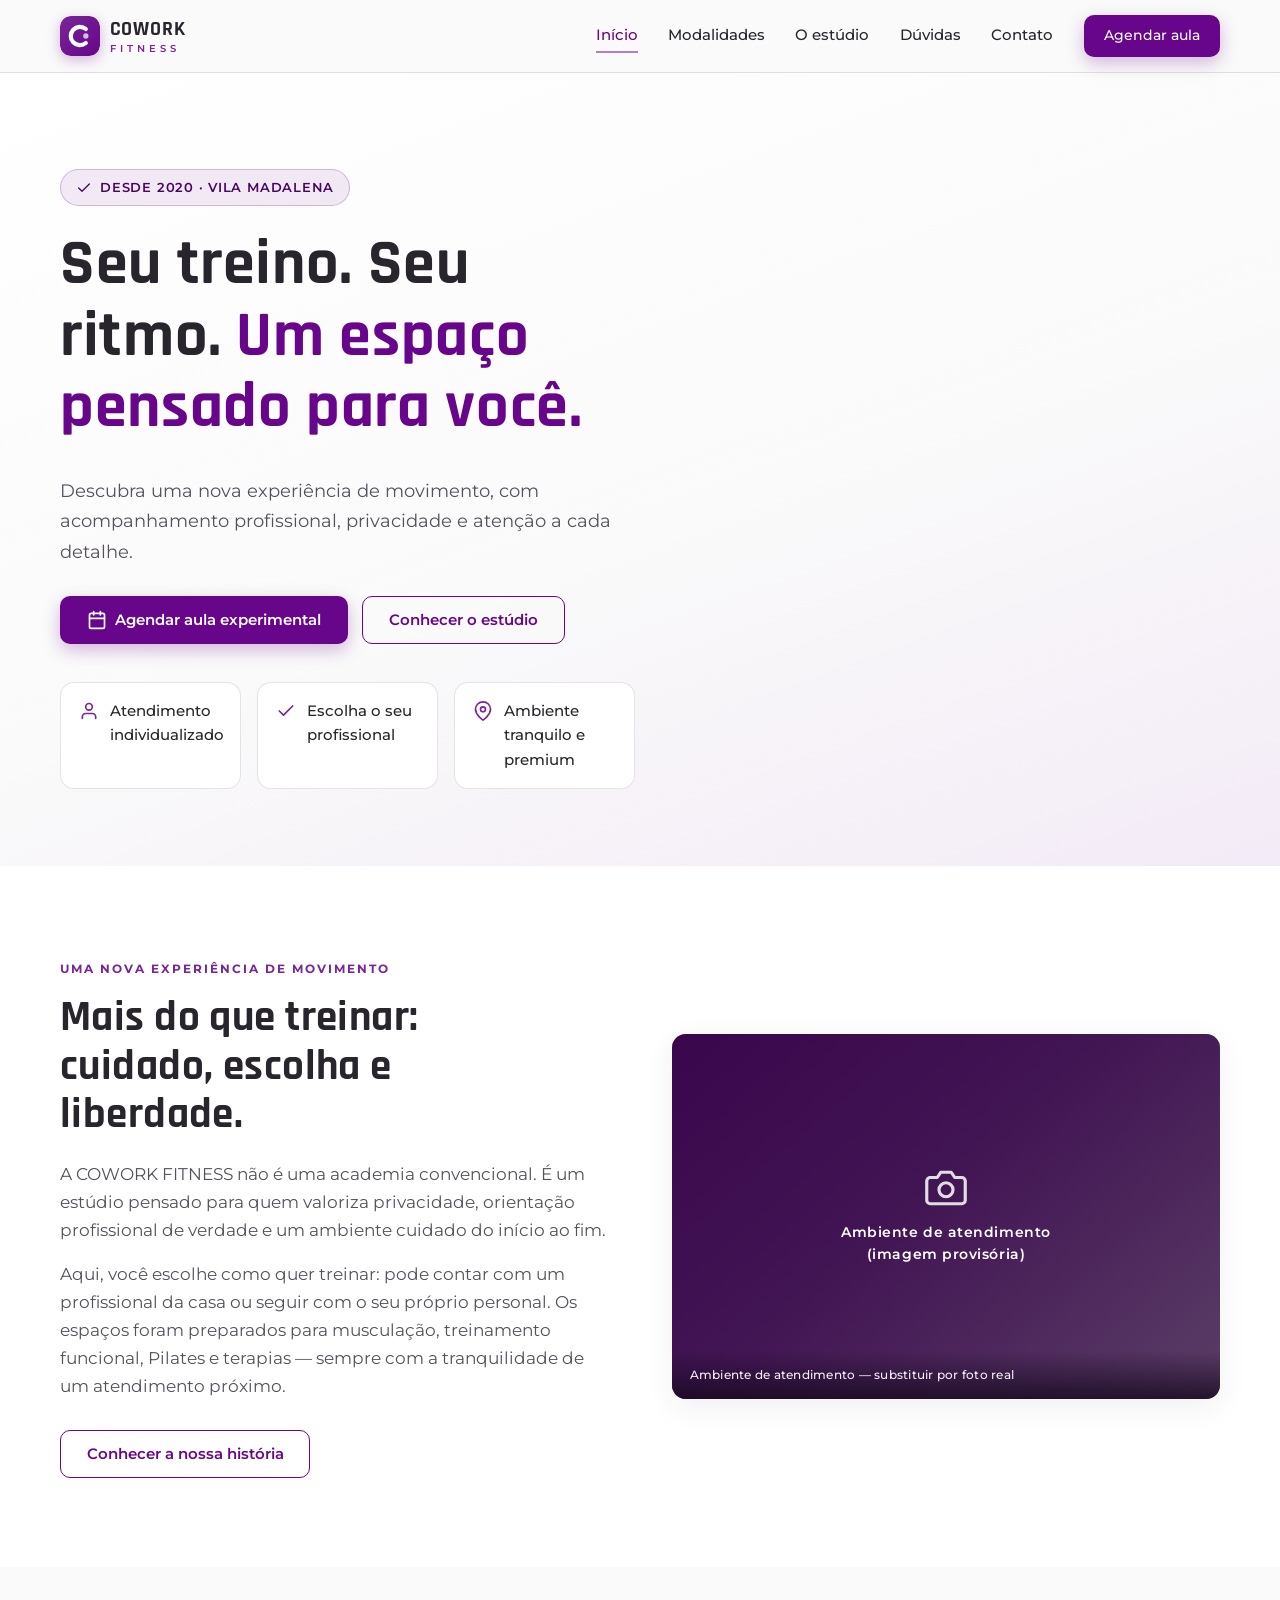
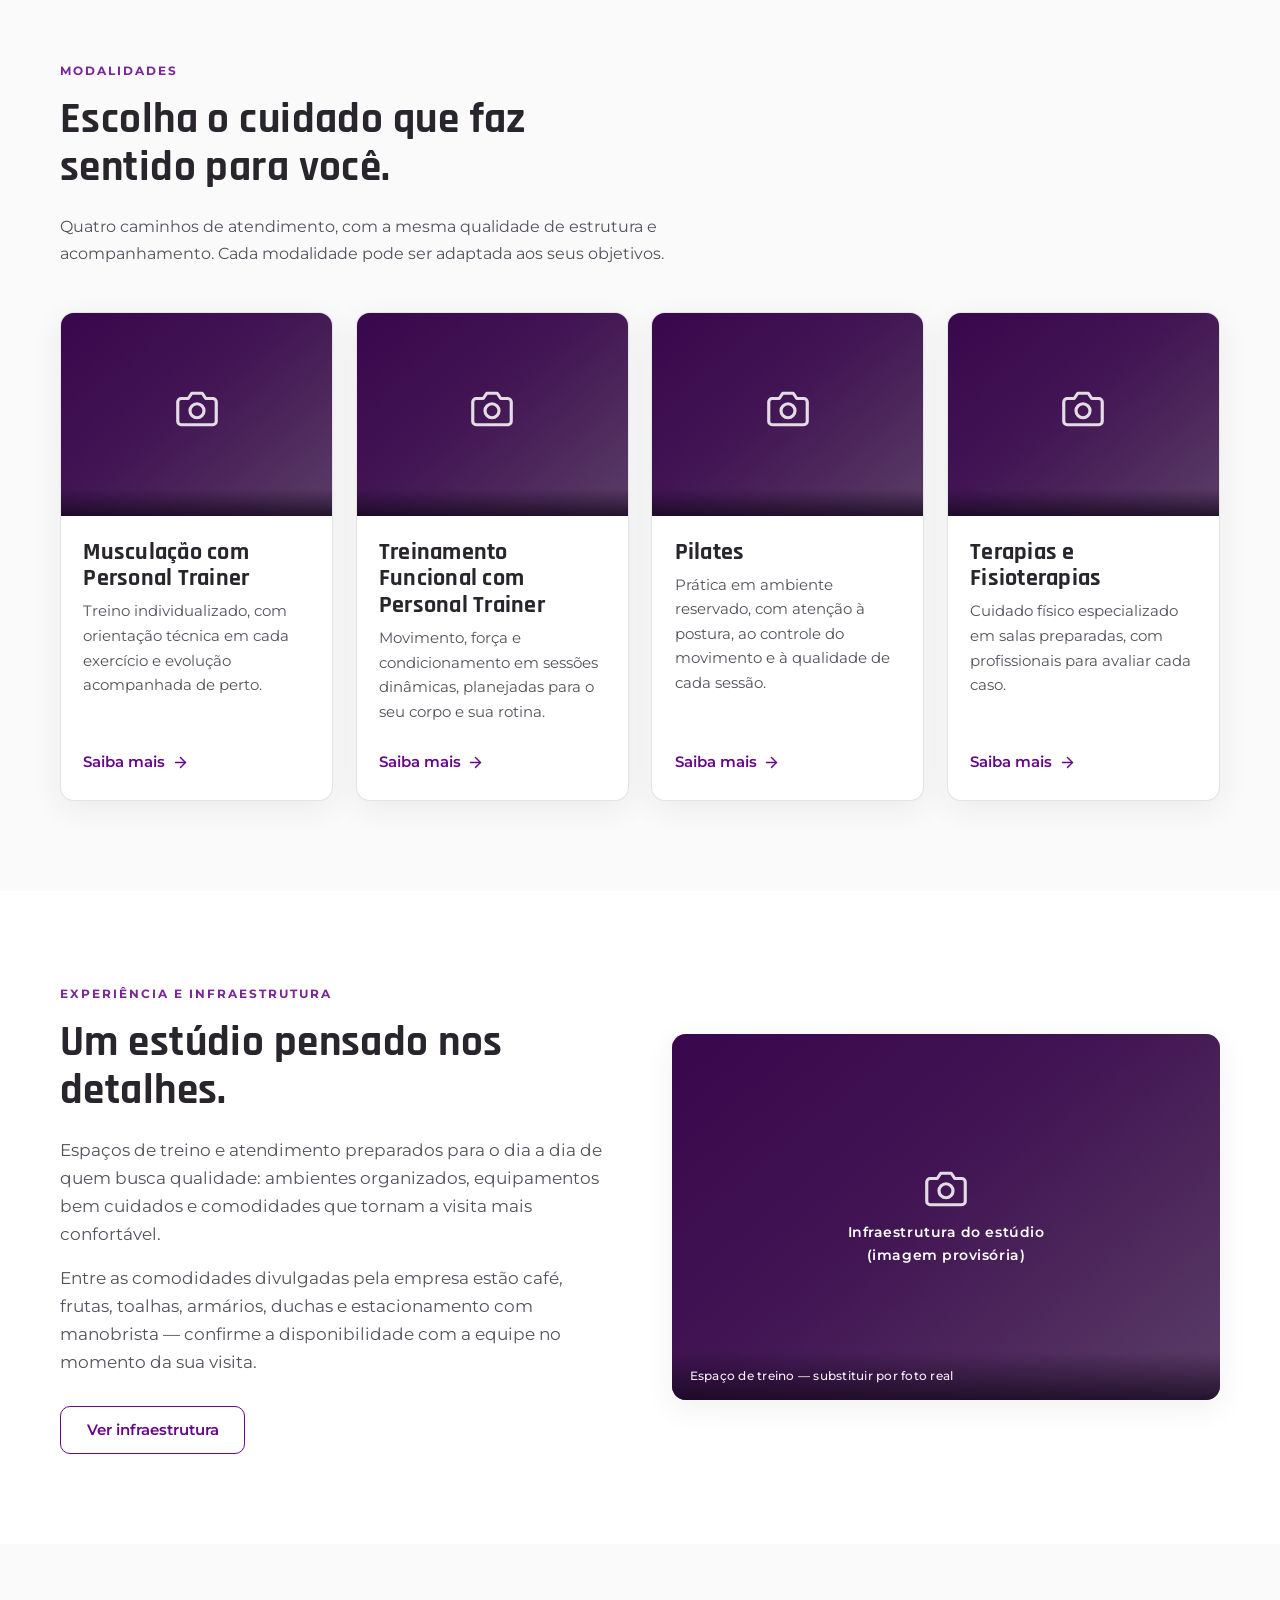
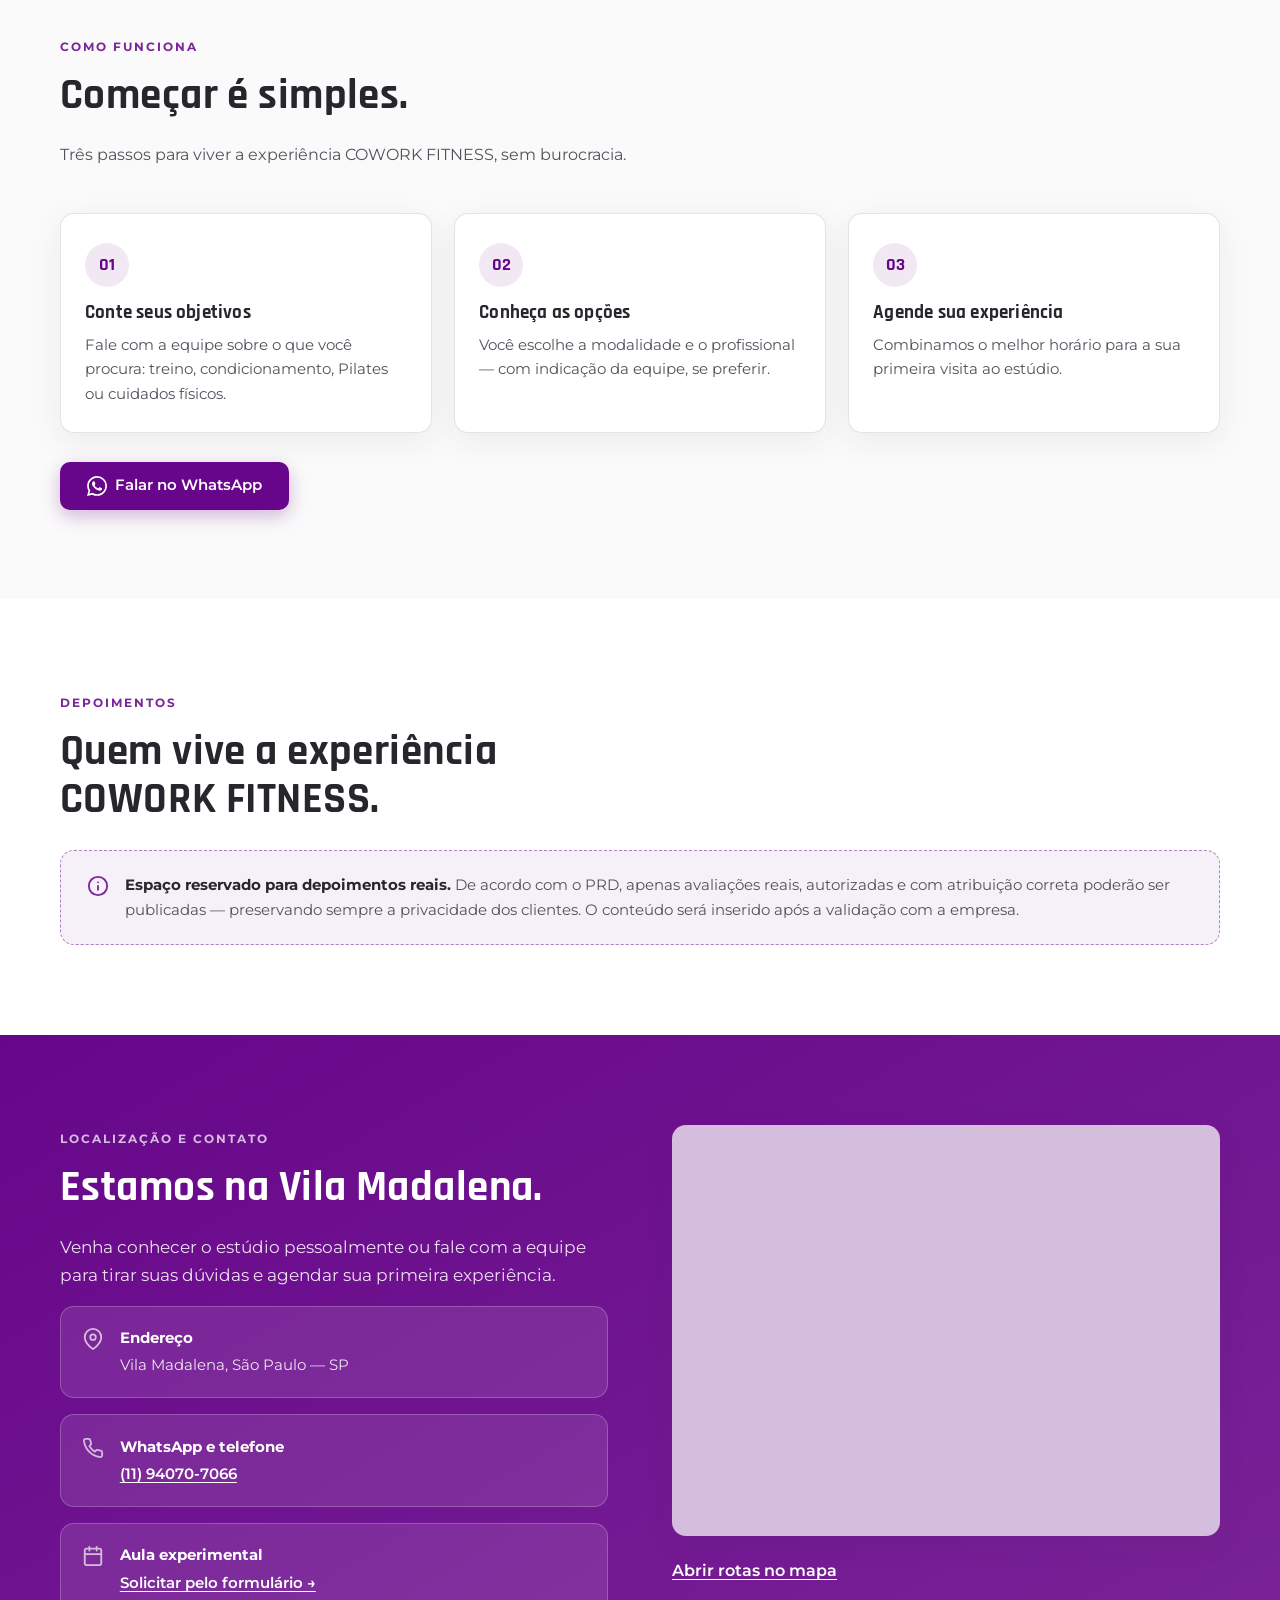
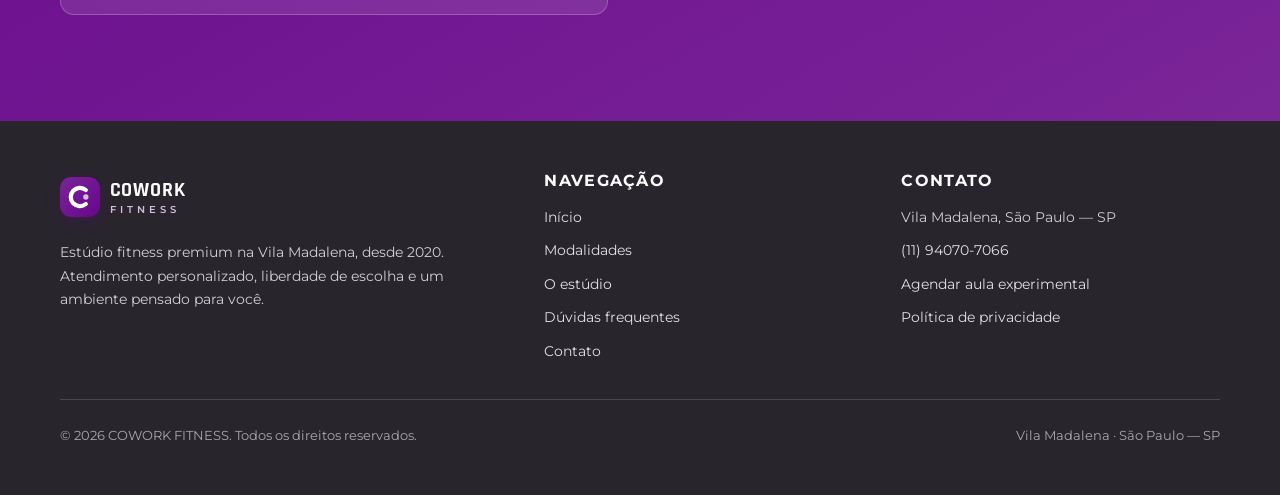
<file: index.html>
<!DOCTYPE html>
<html lang="pt-BR">
<head>
  <meta charset="UTF-8">
  <meta name="viewport" content="width=device-width, initial-scale=1.0">
  <title>COWORK FITNESS — Estúdio fitness premium na Vila Madalena</title>
  <meta name="description" content="Estúdio fitness premium na Vila Madalena com musculação, funcional, Pilates e terapias. Atendimento personalizado, privacidade e liberdade para escolher seu profissional. Agende uma aula experimental.">
  <link rel="canonical" href="https://www.coworkingfitness.com/">
  <meta name="theme-color" content="#67068A">
  <meta property="og:title" content="COWORK FITNESS — Estúdio fitness premium na Vila Madalena">
  <meta property="og:description" content="Seu treino. Seu ritmo. Um espaço pensado para você. Musculação, funcional, Pilates e terapias com acompanhamento profissional.">
  <meta property="og:type" content="website">
  <meta property="og:locale" content="pt_BR">

  <link rel="preconnect" href="https://fonts.googleapis.com">
  <link rel="preconnect" href="https://fonts.gstatic.com" crossorigin>
  <link href="https://fonts.googleapis.com/css2?family=Montserrat:wght@400;500;600;700&family=Rajdhani:wght@600;700&display=swap" rel="stylesheet">
  <link rel="stylesheet" href="assets/css/styles.css">

  <script type="application/ld+json">
  {
    "@context": "https://schema.org",
    "@type": "HealthAndBeautyBusiness",
    "name": "COWORK FITNESS",
    "description": "Estúdio fitness premium na Vila Madalena com atendimento personalizado: musculação, treinamento funcional, Pilates e terapias.",
    "url": "https://www.coworkingfitness.com/",
    "telephone": "+5511940707066",
    "foundingDate": "2020",
    "address": {
      "@type": "PostalAddress",
      "addressLocality": "Vila Madalena",
      "addressRegion": "SP",
      "addressCountry": "BR"
    },
    "areaServed": "São Paulo, SP"
  }
  </script>
</head>
<body>
  <a class="pular-conteudo" href="#conteudo">Pular para o conteúdo</a>

  <!-- Conjunto de ícones reutilizáveis -->
  <svg xmlns="http://www.w3.org/2000/svg" style="display:none" aria-hidden="true">
    <symbol id="i-whatsapp" viewBox="0 0 24 24" fill="currentColor"><path d="M17.47 14.38c-.3-.15-1.76-.87-2.03-.97-.27-.1-.47-.15-.67.15-.2.3-.77.97-.94 1.16-.17.2-.35.22-.64.08-.3-.15-1.26-.47-2.4-1.48-.88-.79-1.48-1.76-1.65-2.06-.17-.3-.02-.46.13-.6.13-.14.3-.35.45-.53.15-.17.2-.3.3-.5.1-.2.05-.37-.03-.52-.07-.15-.67-1.61-.91-2.2-.24-.58-.49-.5-.67-.51h-.57c-.2 0-.52.07-.8.37-.27.3-1.04 1.02-1.04 2.48s1.07 2.88 1.22 3.07c.15.2 2.1 3.2 5.07 4.49.71.3 1.27.49 1.7.63.71.22 1.36.19 1.87.11.57-.08 1.76-.72 2-1.41.25-.69.25-1.29.18-1.41-.08-.13-.28-.2-.57-.35M12.05 21.79h-.01c-1.78 0-3.53-.48-5.03-1.38l-.36-.22-3.74.98 1-3.65-.24-.37a9.86 9.86 0 0 1-1.51-5.26c0-5.45 4.44-9.89 9.89-9.89 2.64 0 5.12 1.03 6.99 2.9a9.83 9.83 0 0 1 2.89 6.99c0 5.45-4.43 9.89-9.88 9.89m8.41-18.3A11.82 11.82 0 0 0 12.05 0C5.5 0 .16 5.34.16 11.89c0 2.1.54 4.14 1.58 5.95L.06 24l6.3-1.65a11.88 11.88 0 0 0 5.69 1.45h.005c6.55 0 11.89-5.34 11.89-11.89 0-3.18-1.24-6.17-3.48-8.42"/></symbol>
    <symbol id="i-seta" viewBox="0 0 24 24" fill="none" stroke="currentColor" stroke-width="2" stroke-linecap="round" stroke-linejoin="round"><line x1="5" y1="12" x2="19" y2="12"/><polyline points="12 5 19 12 12 19"/></symbol>
    <symbol id="i-check" viewBox="0 0 24 24" fill="none" stroke="currentColor" stroke-width="2" stroke-linecap="round" stroke-linejoin="round"><polyline points="20 6 9 17 4 12"/></symbol>
    <symbol id="i-local" viewBox="0 0 24 24" fill="none" stroke="currentColor" stroke-width="2" stroke-linecap="round" stroke-linejoin="round"><path d="M21 10c0 7-9 13-9 13s-9-6-9-13a9 9 0 0 1 18 0z"/><circle cx="12" cy="10" r="3"/></symbol>
    <symbol id="i-telefone" viewBox="0 0 24 24" fill="none" stroke="currentColor" stroke-width="2" stroke-linecap="round" stroke-linejoin="round"><path d="M22 16.92v3a2 2 0 0 1-2.18 2 19.79 19.79 0 0 1-8.63-3.07 19.5 19.5 0 0 1-6-6 19.79 19.79 0 0 1-3.07-8.67A2 2 0 0 1 4.11 2h3a2 2 0 0 1 2 1.72c.13.96.36 1.9.7 2.81a2 2 0 0 1-.45 2.11L8.09 9.91a16 16 0 0 0 6 6l1.27-1.27a2 2 0 0 1 2.11-.45c.91.34 1.85.57 2.81.7A2 2 0 0 1 22 16.92z"/></symbol>
    <symbol id="i-info" viewBox="0 0 24 24" fill="none" stroke="currentColor" stroke-width="2" stroke-linecap="round" stroke-linejoin="round"><circle cx="12" cy="12" r="10"/><line x1="12" y1="16" x2="12" y2="12"/><line x1="12" y1="8" x2="12.01" y2="8"/></symbol>
    <symbol id="i-camera" viewBox="0 0 24 24" fill="none" stroke="currentColor" stroke-width="1.8" stroke-linecap="round" stroke-linejoin="round"><path d="M23 19a2 2 0 0 1-2 2H3a2 2 0 0 1-2-2V8a2 2 0 0 1 2-2h4l2-3h6l2 3h4a2 2 0 0 1 2 2z"/><circle cx="12" cy="13" r="4"/></symbol>
    <symbol id="i-menu" viewBox="0 0 24 24" fill="none" stroke="currentColor" stroke-width="2" stroke-linecap="round"><line x1="3" y1="6" x2="21" y2="6"/><line x1="3" y1="12" x2="21" y2="12"/><line x1="3" y1="18" x2="21" y2="18"/></symbol>
    <symbol id="i-calendario" viewBox="0 0 24 24" fill="none" stroke="currentColor" stroke-width="2" stroke-linecap="round" stroke-linejoin="round"><rect x="3" y="4" width="18" height="18" rx="2"/><line x1="16" y1="2" x2="16" y2="6"/><line x1="8" y1="2" x2="8" y2="6"/><line x1="3" y1="10" x2="21" y2="10"/></symbol>
    <symbol id="i-pessoa" viewBox="0 0 24 24" fill="none" stroke="currentColor" stroke-width="2" stroke-linecap="round" stroke-linejoin="round"><path d="M20 21v-2a4 4 0 0 0-4-4H8a4 4 0 0 0-4 4v2"/><circle cx="12" cy="7" r="4"/></symbol>
  </svg>

  <header class="cabecalho">
    <div class="container cabecalho__interno">
      <a class="logo" href="index.html">
        <img class="logo__marca" src="assets/img/logo-marca.svg" alt="" width="40" height="40"><span class="logo__texto"><span class="logo__nome">Cowork</span><span class="logo__fitness">Fitness</span></span>
      </a>

      <button class="botao-menu" type="button" data-botao-menu aria-expanded="false" aria-controls="menu-principal" aria-label="Abrir menu de navegação">
        <svg aria-hidden="true"><use href="#i-menu"></use></svg>
      </button>

      <nav aria-label="Navegação principal">
        <ul class="menu" id="menu-principal" data-menu>
          <li><a href="index.html" aria-current="page">Início</a></li>
          <li><a href="modalidades.html">Modalidades</a></li>
          <li><a href="estudio.html">O estúdio</a></li>
          <li><a href="duvidas.html">Dúvidas</a></li>
          <li><a href="contato.html">Contato</a></li>
          <li><a class="btn btn--primario" href="contato.html#aula-experimental">Agendar aula</a></li>
        </ul>
      </nav>
    </div>
  </header>

  <main id="conteudo">

    <!-- Seção 1 — Hero -->
    <section class="hero" aria-labelledby="titulo-hero">
      <div class="container hero__grade">
        <div class="hero__conteudo">
          <span class="hero__selo">
            <svg aria-hidden="true"><use href="#i-check"></use></svg>
            Desde 2020 · Vila Madalena
          </span>
          <h1 id="titulo-hero">Seu treino. Seu ritmo. <span class="hero__destaque">Um espaço pensado para você.</span></h1>
          <p>Descubra uma nova experiência de movimento, com acompanhamento profissional, privacidade e atenção a cada detalhe.</p>
          <div class="grupo-botoes">
            <a class="btn btn--primario" href="contato.html#aula-experimental">
              <svg aria-hidden="true"><use href="#i-calendario"></use></svg>
              Agendar aula experimental
            </a>
            <a class="btn btn--contorno" href="estudio.html">Conhecer o estúdio</a>
          </div>
          <ul class="lista-destaques">
            <li>
              <svg aria-hidden="true"><use href="#i-pessoa"></use></svg>
              Atendimento individualizado
            </li>
            <li>
              <svg aria-hidden="true"><use href="#i-check"></use></svg>
              Escolha o seu profissional
            </li>
            <li>
              <svg aria-hidden="true"><use href="#i-local"></use></svg>
              Ambiente tranquilo e premium
            </li>
          </ul>
        </div>

        <div class="foto foto--hero" data-legenda="Salão principal do estúdio — substituir por foto real">
          <div class="foto__marcador">
            <div>
              <svg aria-hidden="true"><use href="#i-camera"></use></svg>
              Fotografia real do estúdio<br>(imagem provisória)
            </div>
          </div>
        </div>
      </div>
    </section>

    <!-- Seção 2 — Proposta de valor -->
    <section class="secao secao--alternada" aria-labelledby="titulo-proposta">
      <div class="container grade-dividida">
        <div class="revelar">
          <span class="sobretitulo">Uma nova experiência de movimento</span>
          <h2 id="titulo-proposta" class="titulo-secao">Mais do que treinar: cuidado, escolha e liberdade.</h2>
          <p class="texto-destaque">A COWORK FITNESS não é uma academia convencional. É um estúdio pensado para quem valoriza privacidade, orientação profissional de verdade e um ambiente cuidado do início ao fim.</p>
          <p class="texto-destaque">Aqui, você escolhe como quer treinar: pode contar com um profissional da casa ou seguir com o seu próprio personal. Os espaços foram preparados para musculação, treinamento funcional, Pilates e terapias — sempre com a tranquilidade de um atendimento próximo.</p>
          <div class="grupo-botoes">
            <a class="btn btn--contorno" href="estudio.html">Conhecer a nossa história</a>
          </div>
        </div>

        <div class="foto foto--paisagem revelar" data-legenda="Ambiente de atendimento — substituir por foto real">
          <div class="foto__marcador">
            <div>
              <svg aria-hidden="true"><use href="#i-camera"></use></svg>
              Ambiente de atendimento<br>(imagem provisória)
            </div>
          </div>
        </div>
      </div>
    </section>

    <!-- Seção 3 — Modalidades -->
    <section class="secao" aria-labelledby="titulo-modalidades">
      <div class="container">
        <span class="sobretitulo">Modalidades</span>
        <h2 id="titulo-modalidades" class="titulo-secao">Escolha o cuidado que faz sentido para você.</h2>
        <p class="rodape-titulo">Quatro caminhos de atendimento, com a mesma qualidade de estrutura e acompanhamento. Cada modalidade pode ser adaptada aos seus objetivos.</p>

        <div class="grade-modalidades">
          <article class="card-modalidade revelar">
            <div class="foto" data-legenda="">
              <div class="foto__marcador"><svg aria-hidden="true"><use href="#i-camera"></use></svg></div>
            </div>
            <div class="card-modalidade__corpo">
              <h3>Musculação com Personal Trainer</h3>
              <p>Treino individualizado, com orientação técnica em cada exercício e evolução acompanhada de perto.</p>
              <a class="link-cta" href="modalidades.html#musculacao">
                Saiba mais <svg aria-hidden="true"><use href="#i-seta"></use></svg>
              </a>
            </div>
          </article>

          <article class="card-modalidade revelar">
            <div class="foto" data-legenda="">
              <div class="foto__marcador"><svg aria-hidden="true"><use href="#i-camera"></use></svg></div>
            </div>
            <div class="card-modalidade__corpo">
              <h3>Treinamento Funcional com Personal Trainer</h3>
              <p>Movimento, força e condicionamento em sessões dinâmicas, planejadas para o seu corpo e sua rotina.</p>
              <a class="link-cta" href="modalidades.html#funcional">
                Saiba mais <svg aria-hidden="true"><use href="#i-seta"></use></svg>
              </a>
            </div>
          </article>

          <article class="card-modalidade revelar">
            <div class="foto" data-legenda="">
              <div class="foto__marcador"><svg aria-hidden="true"><use href="#i-camera"></use></svg></div>
            </div>
            <div class="card-modalidade__corpo">
              <h3>Pilates</h3>
              <p>Prática em ambiente reservado, com atenção à postura, ao controle do movimento e à qualidade de cada sessão.</p>
              <a class="link-cta" href="modalidades.html#pilates">
                Saiba mais <svg aria-hidden="true"><use href="#i-seta"></use></svg>
              </a>
            </div>
          </article>

          <article class="card-modalidade revelar">
            <div class="foto" data-legenda="">
              <div class="foto__marcador"><svg aria-hidden="true"><use href="#i-camera"></use></svg></div>
            </div>
            <div class="card-modalidade__corpo">
              <h3>Terapias e Fisioterapias</h3>
              <p>Cuidado físico especializado em salas preparadas, com profissionais para avaliar cada caso.</p>
              <a class="link-cta" href="modalidades.html#terapias">
                Saiba mais <svg aria-hidden="true"><use href="#i-seta"></use></svg>
              </a>
            </div>
          </article>
        </div>
      </div>
    </section>

    <!-- Seção 4 — Experiência e infraestrutura -->
    <section class="secao secao--alternada" aria-labelledby="titulo-infra">
      <div class="container grade-dividida grade-dividida--invertida">
        <div class="revelar">
          <span class="sobretitulo">Experiência e infraestrutura</span>
          <h2 id="titulo-infra" class="titulo-secao">Um estúdio pensado nos detalhes.</h2>
          <p class="texto-destaque">Espaços de treino e atendimento preparados para o dia a dia de quem busca qualidade: ambientes organizados, equipamentos bem cuidados e comodidades que tornam a visita mais confortável.</p>
          <p class="texto-destaque">Entre as comodidades divulgadas pela empresa estão café, frutas, toalhas, armários, duchas e estacionamento com manobrista — confirme a disponibilidade com a equipe no momento da sua visita.</p>
          <div class="grupo-botoes">
            <a class="btn btn--contorno" href="estudio.html#infraestrutura">Ver infraestrutura</a>
          </div>
        </div>

        <div class="foto foto--paisagem revelar" data-legenda="Espaço de treino — substituir por foto real">
          <div class="foto__marcador">
            <div>
              <svg aria-hidden="true"><use href="#i-camera"></use></svg>
              Infraestrutura do estúdio<br>(imagem provisória)
            </div>
          </div>
        </div>
      </div>
    </section>

    <!-- Seção 5 — Como funciona -->
    <section class="secao" aria-labelledby="titulo-como-funciona">
      <div class="container">
        <span class="sobretitulo">Como funciona</span>
        <h2 id="titulo-como-funciona" class="titulo-secao">Começar é simples.</h2>
        <p class="rodape-titulo">Três passos para viver a experiência COWORK FITNESS, sem burocracia.</p>

        <ol class="lista-passos">
          <li class="revelar">
            <h3>Conte seus objetivos</h3>
            <p>Fale com a equipe sobre o que você procura: treino, condicionamento, Pilates ou cuidados físicos.</p>
          </li>
          <li class="revelar">
            <h3>Conheça as opções</h3>
            <p>Você escolhe a modalidade e o profissional — com indicação da equipe, se preferir.</p>
          </li>
          <li class="revelar">
            <h3>Agende sua experiência</h3>
            <p>Combinamos o melhor horário para a sua primeira visita ao estúdio.</p>
          </li>
        </ol>

        <div class="grupo-botoes">
          <a class="btn btn--primario" data-whatsapp="" href="#">
            <svg aria-hidden="true"><use href="#i-whatsapp"></use></svg>
            Falar no WhatsApp
          </a>
        </div>
      </div>
    </section>

    <!-- Seção 6 — Depoimentos (bloco reservado) -->
    <section class="secao secao--alternada" aria-labelledby="titulo-depoimentos">
      <div class="container">
        <span class="sobretitulo">Depoimentos</span>
        <h2 id="titulo-depoimentos" class="titulo-secao">Quem vive a experiência COWORK FITNESS.</h2>

        <div class="aviso-conteudo" style="margin-top:1.6rem">
          <svg aria-hidden="true"><use href="#i-info"></use></svg>
          <p style="margin:0"><strong>Espaço reservado para depoimentos reais.</strong> De acordo com o PRD, apenas avaliações reais, autorizadas e com atribuição correta poderão ser publicadas — preservando sempre a privacidade dos clientes. O conteúdo será inserido após a validação com a empresa.</p>
        </div>
      </div>
    </section>

    <!-- Seção 7 — Localização e contato -->
    <section class="secao faixa-contato" aria-labelledby="titulo-contato">
      <div class="container grade-contato">
        <div>
          <span class="sobretitulo">Localização e contato</span>
          <h2 id="titulo-contato">Estamos na Vila Madalena.</h2>
          <p class="texto-destaque" style="color:rgba(255,255,255,0.88)">Venha conhecer o estúdio pessoalmente ou fale com a equipe para tirar suas dúvidas e agendar sua primeira experiência.</p>

          <div class="cartao-contato">
            <svg class="icone" aria-hidden="true"><use href="#i-local"></use></svg>
            <div>
              <strong>Endereço</strong>
              <span>Vila Madalena, São Paulo — SP</span>
            </div>
          </div>

          <div class="cartao-contato">
            <svg class="icone" aria-hidden="true"><use href="#i-telefone"></use></svg>
            <div>
              <strong>WhatsApp e telefone</strong>
              <a data-whatsapp="" href="#">(11) 94070-7066</a>
            </div>
          </div>

          <div class="cartao-contato">
            <svg class="icone" aria-hidden="true"><use href="#i-calendario"></use></svg>
            <div>
              <strong>Aula experimental</strong>
              <a href="contato.html#aula-experimental">Solicitar pelo formulário →</a>
            </div>
          </div>
        </div>

        <div>
          <iframe
            class="mapa"
            title="Mapa da Vila Madalena, São Paulo — localização aproximada da COWORK FITNESS"
            src="https://www.openstreetmap.org/export/embed.html?bbox=-46.6960%2C-23.5620%2C-46.6640%2C-23.5380&amp;layer=mapnik&amp;marker=-23.5505%2C-46.6800"
            loading="lazy"
            referrerpolicy="no-referrer-when-downgrade"></iframe>
          <p style="margin-top:0.9rem">
            <a href="https://www.google.com/maps/search/?api=1&amp;query=Vila+Madalena%2C+S%C3%A3o+Paulo%2C+SP" target="_blank" rel="noopener">Abrir rotas no mapa <span class="sr-only">(abre em nova aba)</span></a>
          </p>
        </div>
      </div>
    </section>

  </main>

  <footer class="rodape">
    <div class="container">
      <div class="rodape__grade">
        <div>
          <a class="logo" href="index.html">
            <img class="logo__marca" src="assets/img/logo-marca.svg" alt="" width="40" height="40"><span class="logo__texto"><span class="logo__nome">Cowork</span><span class="logo__fitness">Fitness</span></span>
          </a>
          <p style="margin-top:1rem">Estúdio fitness premium na Vila Madalena, desde 2020. Atendimento personalizado, liberdade de escolha e um ambiente pensado para você.</p>
        </div>

        <nav aria-labelledby="titulo-nav-rodape">
          <h2 id="titulo-nav-rodape">Navegação</h2>
          <ul>
            <li><a href="index.html">Início</a></li>
            <li><a href="modalidades.html">Modalidades</a></li>
            <li><a href="estudio.html">O estúdio</a></li>
            <li><a href="duvidas.html">Dúvidas frequentes</a></li>
            <li><a href="contato.html">Contato</a></li>
          </ul>
        </nav>

        <div>
          <h2>Contato</h2>
          <ul>
            <li>Vila Madalena, São Paulo — SP</li>
            <li><a data-whatsapp="" href="#">(11) 94070-7066</a></li>
            <li><a href="contato.html#aula-experimental">Agendar aula experimental</a></li>
            <li><a href="privacidade.html">Política de privacidade</a></li>
          </ul>
        </div>
      </div>

      <div class="rodape__base">
        <p>© <span data-ano>2026</span> COWORK FITNESS. Todos os direitos reservados.</p>
        <p>Vila Madalena · São Paulo — SP</p>
      </div>
    </div>
  </footer>

  <a class="whatsapp-flutuante" data-whatsapp="" href="#" aria-label="Falar com a COWORK FITNESS pelo WhatsApp (abre em nova aba)">
    <svg aria-hidden="true"><use href="#i-whatsapp"></use></svg>
  </a>

  <script src="assets/js/main.js" defer></script>
</body>
</html>
</file>
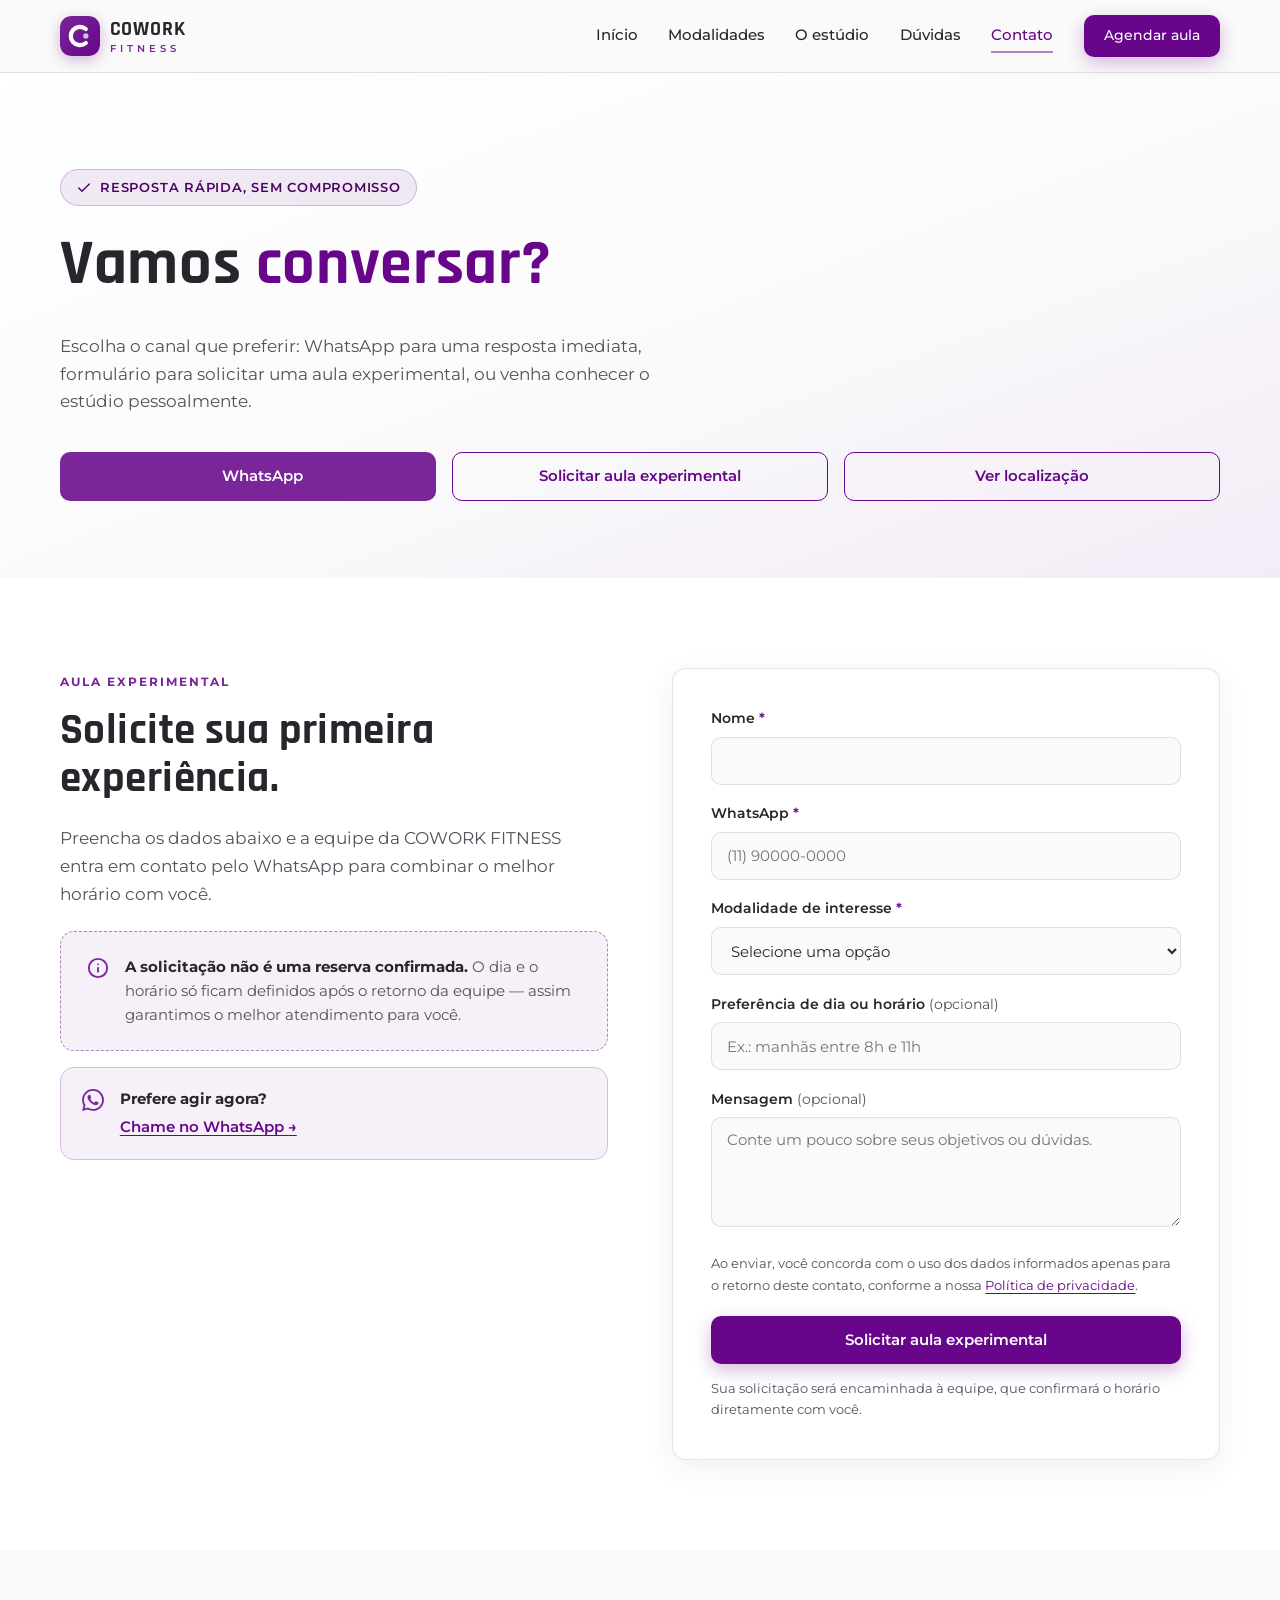
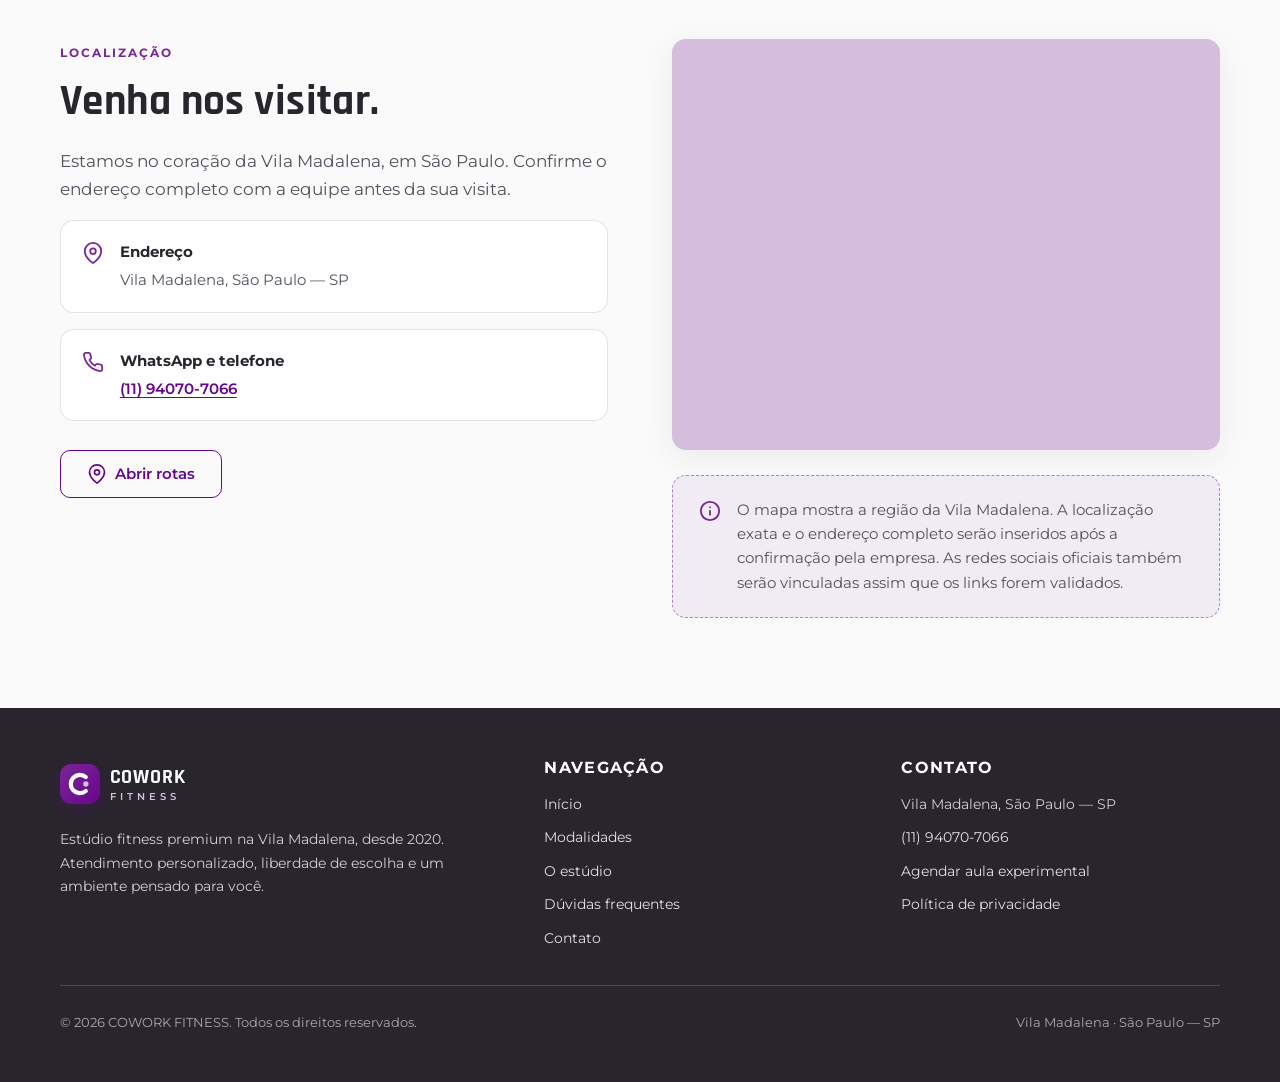
<file: contato.html>
<!DOCTYPE html>
<html lang="pt-BR">
<head>
  <meta charset="UTF-8">
  <meta name="viewport" content="width=device-width, initial-scale=1.0">
  <title>Contato e aula experimental | COWORK FITNESS</title>
  <meta name="description" content="Fale com a COWORK FITNESS: solicite uma aula experimental, tire dúvidas pelo WhatsApp ou venha conhecer o estúdio na Vila Madalena, São Paulo.">
  <link rel="canonical" href="https://www.coworkingfitness.com/contato">
  <meta name="theme-color" content="#67068A">
  <meta property="og:title" content="Contato | COWORK FITNESS">
  <meta property="og:description" content="Agende sua aula experimental ou fale com a equipe pela Vila Madalena.">
  <meta property="og:type" content="website">
  <meta property="og:locale" content="pt_BR">

  <link rel="preconnect" href="https://fonts.googleapis.com">
  <link rel="preconnect" href="https://fonts.gstatic.com" crossorigin>
  <link href="https://fonts.googleapis.com/css2?family=Montserrat:wght@400;500;600;700&family=Rajdhani:wght@600;700&display=swap" rel="stylesheet">
  <link rel="stylesheet" href="assets/css/styles.css">
</head>
<body>
  <a class="pular-conteudo" href="#conteudo">Pular para o conteúdo</a>

  <svg xmlns="http://www.w3.org/2000/svg" style="display:none" aria-hidden="true">
    <symbol id="i-whatsapp" viewBox="0 0 24 24" fill="currentColor"><path d="M17.47 14.38c-.3-.15-1.76-.87-2.03-.97-.27-.1-.47-.15-.67.15-.2.3-.77.97-.94 1.16-.17.2-.35.22-.64.08-.3-.15-1.26-.47-2.4-1.48-.88-.79-1.48-1.76-1.65-2.06-.17-.3-.02-.46.13-.6.13-.14.3-.35.45-.53.15-.17.2-.3.3-.5.1-.2.05-.37-.03-.52-.07-.15-.67-1.61-.91-2.2-.24-.58-.49-.5-.67-.51h-.57c-.2 0-.52.07-.8.37-.27.3-1.04 1.02-1.04 2.48s1.07 2.88 1.22 3.07c.15.2 2.1 3.2 5.07 4.49.71.3 1.27.49 1.7.63.71.22 1.36.19 1.87.11.57-.08 1.76-.72 2-1.41.25-.69.25-1.29.18-1.41-.08-.13-.28-.2-.57-.35M12.05 21.79h-.01c-1.78 0-3.53-.48-5.03-1.38l-.36-.22-3.74.98 1-3.65-.24-.37a9.86 9.86 0 0 1-1.51-5.26c0-5.45 4.44-9.89 9.89-9.89 2.64 0 5.12 1.03 6.99 2.9a9.83 9.83 0 0 1 2.89 6.99c0 5.45-4.43 9.89-9.88 9.89m8.41-18.3A11.82 11.82 0 0 0 12.05 0C5.5 0 .16 5.34.16 11.89c0 2.1.54 4.14 1.58 5.95L.06 24l6.3-1.65a11.88 11.88 0 0 0 5.69 1.45h.005c6.55 0 11.89-5.34 11.89-11.89 0-3.18-1.24-6.17-3.48-8.42"/></symbol>
    <symbol id="i-check" viewBox="0 0 24 24" fill="none" stroke="currentColor" stroke-width="2" stroke-linecap="round" stroke-linejoin="round"><polyline points="20 6 9 17 4 12"/></symbol>
    <symbol id="i-local" viewBox="0 0 24 24" fill="none" stroke="currentColor" stroke-width="2" stroke-linecap="round" stroke-linejoin="round"><path d="M21 10c0 7-9 13-9 13s-9-6-9-13a9 9 0 0 1 18 0z"/><circle cx="12" cy="10" r="3"/></symbol>
    <symbol id="i-telefone" viewBox="0 0 24 24" fill="none" stroke="currentColor" stroke-width="2" stroke-linecap="round" stroke-linejoin="round"><path d="M22 16.92v3a2 2 0 0 1-2.18 2 19.79 19.79 0 0 1-8.63-3.07 19.5 19.5 0 0 1-6-6 19.79 19.79 0 0 1-3.07-8.67A2 2 0 0 1 4.11 2h3a2 2 0 0 1 2 1.72c.13.96.36 1.9.7 2.81a2 2 0 0 1-.45 2.11L8.09 9.91a16 16 0 0 0 6 6l1.27-1.27a2 2 0 0 1 2.11-.45c.91.34 1.85.57 2.81.7A2 2 0 0 1 22 16.92z"/></symbol>
    <symbol id="i-menu" viewBox="0 0 24 24" fill="none" stroke="currentColor" stroke-width="2" stroke-linecap="round"><line x1="3" y1="6" x2="21" y2="6"/><line x1="3" y1="12" x2="21" y2="12"/><line x1="3" y1="18" x2="21" y2="18"/></symbol>
    <symbol id="i-calendario" viewBox="0 0 24 24" fill="none" stroke="currentColor" stroke-width="2" stroke-linecap="round" stroke-linejoin="round"><rect x="3" y="4" width="18" height="18" rx="2"/><line x1="16" y1="2" x2="16" y2="6"/><line x1="8" y1="2" x2="8" y2="6"/><line x1="3" y1="10" x2="21" y2="10"/></symbol>
    <symbol id="i-info" viewBox="0 0 24 24" fill="none" stroke="currentColor" stroke-width="2" stroke-linecap="round" stroke-linejoin="round"><circle cx="12" cy="12" r="10"/><line x1="12" y1="16" x2="12" y2="12"/><line x1="12" y1="8" x2="12.01" y2="8"/></symbol>
  </svg>

  <header class="cabecalho">
    <div class="container cabecalho__interno">
      <a class="logo" href="index.html">
        <img class="logo__marca" src="assets/img/logo-marca.svg" alt="" width="40" height="40"><span class="logo__texto"><span class="logo__nome">Cowork</span><span class="logo__fitness">Fitness</span></span>
      </a>

      <button class="botao-menu" type="button" data-botao-menu aria-expanded="false" aria-controls="menu-principal" aria-label="Abrir menu de navegação">
        <svg aria-hidden="true"><use href="#i-menu"></use></svg>
      </button>

      <nav aria-label="Navegação principal">
        <ul class="menu" id="menu-principal" data-menu>
          <li><a href="index.html">Início</a></li>
          <li><a href="modalidades.html">Modalidades</a></li>
          <li><a href="estudio.html">O estúdio</a></li>
          <li><a href="duvidas.html">Dúvidas</a></li>
          <li><a href="contato.html" aria-current="page">Contato</a></li>
          <li><a class="btn btn--primario" href="#aula-experimental">Agendar aula</a></li>
        </ul>
      </nav>
    </div>
  </header>

  <main id="conteudo">

    <section class="hero" aria-labelledby="titulo-pagina">
      <div class="container">
        <span class="hero__selo">
          <svg aria-hidden="true"><use href="#i-check"></use></svg>
          Resposta rápida, sem compromisso
        </span>
        <h1 id="titulo-pagina" class="titulo-secao" style="max-width:18ch">Vamos <span class="hero__destaque">conversar?</span></h1>
        <p class="rodape-titulo" style="font-size:1.06rem">Escolha o canal que preferir: WhatsApp para uma resposta imediata, formulário para solicitar uma aula experimental, ou venha conhecer o estúdio pessoalmente.</p>

        <div class="lista-destaques" style="grid-template-columns:repeat(3,1fr);margin-top:2.2rem">
          <a class="btn btn--whatsapp" data-whatsapp="" href="#" style="justify-content:center">
            <svg aria-hidden="true"><use href="#i-whatsapp"></use></svg>
            WhatsApp
          </a>
          <a class="btn btn--contorno" href="#aula-experimental" style="justify-content:center">Solicitar aula experimental</a>
          <a class="btn btn--contorno" href="#localizacao" style="justify-content:center">Ver localização</a>
        </div>
      </div>
    </section>

    <!-- Formulário de aula experimental -->
    <section class="secao secao--alternada" id="aula-experimental" aria-labelledby="titulo-formulario">
      <div class="container grade-contato">

        <div>
          <span class="sobretitulo">Aula experimental</span>
          <h2 id="titulo-formulario" class="titulo-secao">Solicite sua primeira experiência.</h2>
          <p class="texto-destaque">Preencha os dados abaixo e a equipe da COWORK FITNESS entra em contato pelo WhatsApp para combinar o melhor horário com você.</p>

          <div class="aviso-conteudo" style="margin-top:1.4rem">
            <svg aria-hidden="true"><use href="#i-info"></use></svg>
            <p style="margin:0"><strong>A solicitação não é uma reserva confirmada.</strong> O dia e o horário só ficam definidos após o retorno da equipe — assim garantimos o melhor atendimento para você.</p>
          </div>

          <div class="cartao-contato" style="background:rgba(103,6,138,0.06);border-color:var(--lilas-claro);margin-top:1rem">
            <svg class="icone" style="color:var(--roxo-secundario)" aria-hidden="true"><use href="#i-whatsapp"></use></svg>
            <div>
              <strong style="color:var(--grafite)">Prefere agir agora?</strong>
              <a data-whatsapp="agendar uma aula experimental" href="#" style="color:var(--roxo-principal)">Chame no WhatsApp →</a>
            </div>
          </div>
        </div>

        <form class="formulario" data-formulario novalidate>
          <div class="formulario__feedback" data-feedback>
            <svg aria-hidden="true"><use href="#i-info"></use></svg>
            <span data-feedback-texto></span>
          </div>

          <div class="campo-antispam" aria-hidden="true">
            <label for="empresa">Empresa (não preencha)</label>
            <input type="text" id="empresa" name="empresa" tabindex="-1" autocomplete="off">
          </div>

          <div class="campo">
            <label for="nome">Nome <span class="obrigatorio" aria-hidden="true">*</span></label>
            <input type="text" id="nome" name="nome" autocomplete="name" required aria-required="true" aria-invalid="false" aria-describedby="nome-erro">
            <p class="erro-campo" id="nome-erro">Por favor, informe seu nome (mínimo de 2 letras).</p>
          </div>

          <div class="campo">
            <label for="whatsapp">WhatsApp <span class="obrigatorio" aria-hidden="true">*</span></label>
            <input type="tel" id="whatsapp" name="whatsapp" inputmode="tel" autocomplete="tel" placeholder="(11) 90000-0000" required aria-required="true" aria-invalid="false" aria-describedby="whatsapp-erro">
            <p class="erro-campo" id="whatsapp-erro">Informe um número de WhatsApp válido, com DDD.</p>
          </div>

          <div class="campo">
            <label for="modalidade">Modalidade de interesse <span class="obrigatorio" aria-hidden="true">*</span></label>
            <select id="modalidade" name="modalidade" required aria-required="true" aria-invalid="false" aria-describedby="modalidade-erro">
              <option value="">Selecione uma opção</option>
              <option>Musculação com Personal Trainer</option>
              <option>Treinamento Funcional com Personal Trainer</option>
              <option>Pilates</option>
              <option>Terapias e Fisioterapias</option>
              <option>Ainda não sei / quero orientação</option>
            </select>
            <p class="erro-campo" id="modalidade-erro">Escolha uma modalidade ou a opção “quero orientação”.</p>
          </div>

          <div class="campo">
            <label for="preferencia">Preferência de dia ou horário <span style="font-weight:400;color:var(--grafite-suave)">(opcional)</span></label>
            <input type="text" id="preferencia" name="preferencia" placeholder="Ex.: manhãs entre 8h e 11h">
          </div>

          <div class="campo">
            <label for="mensagem">Mensagem <span style="font-weight:400;color:var(--grafite-suave)">(opcional)</span></label>
            <textarea id="mensagem" name="mensagem" placeholder="Conte um pouco sobre seus objetivos ou dúvidas."></textarea>
          </div>

          <p class="aviso-privacidade">
            Ao enviar, você concorda com o uso dos dados informados apenas para o retorno deste contato, conforme a nossa
            <a href="privacidade.html">Política de privacidade</a>.
          </p>

          <button class="btn btn--primario" type="submit" style="width:100%">Solicitar aula experimental</button>

          <p class="formulario__aviso">Sua solicitação será encaminhada à equipe, que confirmará o horário diretamente com você.</p>
        </form>

      </div>
    </section>

    <!-- Localização -->
    <section class="secao" id="localizacao" aria-labelledby="titulo-localizacao">
      <div class="container grade-contato">
        <div>
          <span class="sobretitulo">Localização</span>
          <h2 id="titulo-localizacao" class="titulo-secao">Venha nos visitar.</h2>
          <p class="texto-destaque">Estamos no coração da Vila Madalena, em São Paulo. Confirme o endereço completo com a equipe antes da sua visita.</p>

          <div class="cartao-contato" style="background:var(--branco);border-color:var(--linha)">
            <svg class="icone" style="color:var(--roxo-secundario)" aria-hidden="true"><use href="#i-local"></use></svg>
            <div>
              <strong style="color:var(--grafite)">Endereço</strong>
              <span style="color:var(--grafite-suave)">Vila Madalena, São Paulo — SP</span>
            </div>
          </div>

          <div class="cartao-contato" style="background:var(--branco);border-color:var(--linha)">
            <svg class="icone" style="color:var(--roxo-secundario)" aria-hidden="true"><use href="#i-telefone"></use></svg>
            <div>
              <strong style="color:var(--grafite)">WhatsApp e telefone</strong>
              <a data-whatsapp="" href="#" style="color:var(--roxo-principal)">(11) 94070-7066</a>
            </div>
          </div>

          <div class="grupo-botoes">
            <a class="btn btn--contorno" href="https://www.google.com/maps/search/?api=1&amp;query=Vila+Madalena%2C+S%C3%A3o+Paulo%2C+SP" target="_blank" rel="noopener">
              <svg aria-hidden="true"><use href="#i-local"></use></svg>
              Abrir rotas <span class="sr-only">(abre em nova aba)</span>
            </a>
          </div>
        </div>

        <div>
          <iframe
            class="mapa"
            title="Mapa da Vila Madalena, São Paulo — localização aproximada da COWORK FITNESS"
            src="https://www.openstreetmap.org/export/embed.html?bbox=-46.6960%2C-23.5620%2C-46.6640%2C-23.5380&amp;layer=mapnik&amp;marker=-23.5505%2C-46.6800"
            loading="lazy"
            referrerpolicy="no-referrer-when-downgrade"></iframe>
          <div class="aviso-conteudo" style="margin-top:1rem">
            <svg aria-hidden="true"><use href="#i-info"></use></svg>
            <p style="margin:0">O mapa mostra a região da Vila Madalena. A localização exata e o endereço completo serão inseridos após a confirmação pela empresa. As redes sociais oficiais também serão vinculadas assim que os links forem validados.</p>
          </div>
        </div>
      </div>
    </section>

  </main>

  <footer class="rodape">
    <div class="container">
      <div class="rodape__grade">
        <div>
          <a class="logo" href="index.html">
            <img class="logo__marca" src="assets/img/logo-marca.svg" alt="" width="40" height="40"><span class="logo__texto"><span class="logo__nome">Cowork</span><span class="logo__fitness">Fitness</span></span>
          </a>
          <p style="margin-top:1rem">Estúdio fitness premium na Vila Madalena, desde 2020. Atendimento personalizado, liberdade de escolha e um ambiente pensado para você.</p>
        </div>

        <nav aria-labelledby="titulo-nav-rodape">
          <h2 id="titulo-nav-rodape">Navegação</h2>
          <ul>
            <li><a href="index.html">Início</a></li>
            <li><a href="modalidades.html">Modalidades</a></li>
            <li><a href="estudio.html">O estúdio</a></li>
            <li><a href="duvidas.html">Dúvidas frequentes</a></li>
            <li><a href="contato.html">Contato</a></li>
          </ul>
        </nav>

        <div>
          <h2>Contato</h2>
          <ul>
            <li>Vila Madalena, São Paulo — SP</li>
            <li><a data-whatsapp="" href="#">(11) 94070-7066</a></li>
            <li><a href="#aula-experimental">Agendar aula experimental</a></li>
            <li><a href="privacidade.html">Política de privacidade</a></li>
          </ul>
        </div>
      </div>

      <div class="rodape__base">
        <p>© <span data-ano>2026</span> COWORK FITNESS. Todos os direitos reservados.</p>
        <p>Vila Madalena · São Paulo — SP</p>
      </div>
    </div>
  </footer>

  <a class="whatsapp-flutuante" data-whatsapp="" href="#" aria-label="Falar com a COWORK FITNESS pelo WhatsApp (abre em nova aba)">
    <svg aria-hidden="true"><use href="#i-whatsapp"></use></svg>
  </a>

  <script src="assets/js/main.js" defer></script>
</body>
</html>
</file>
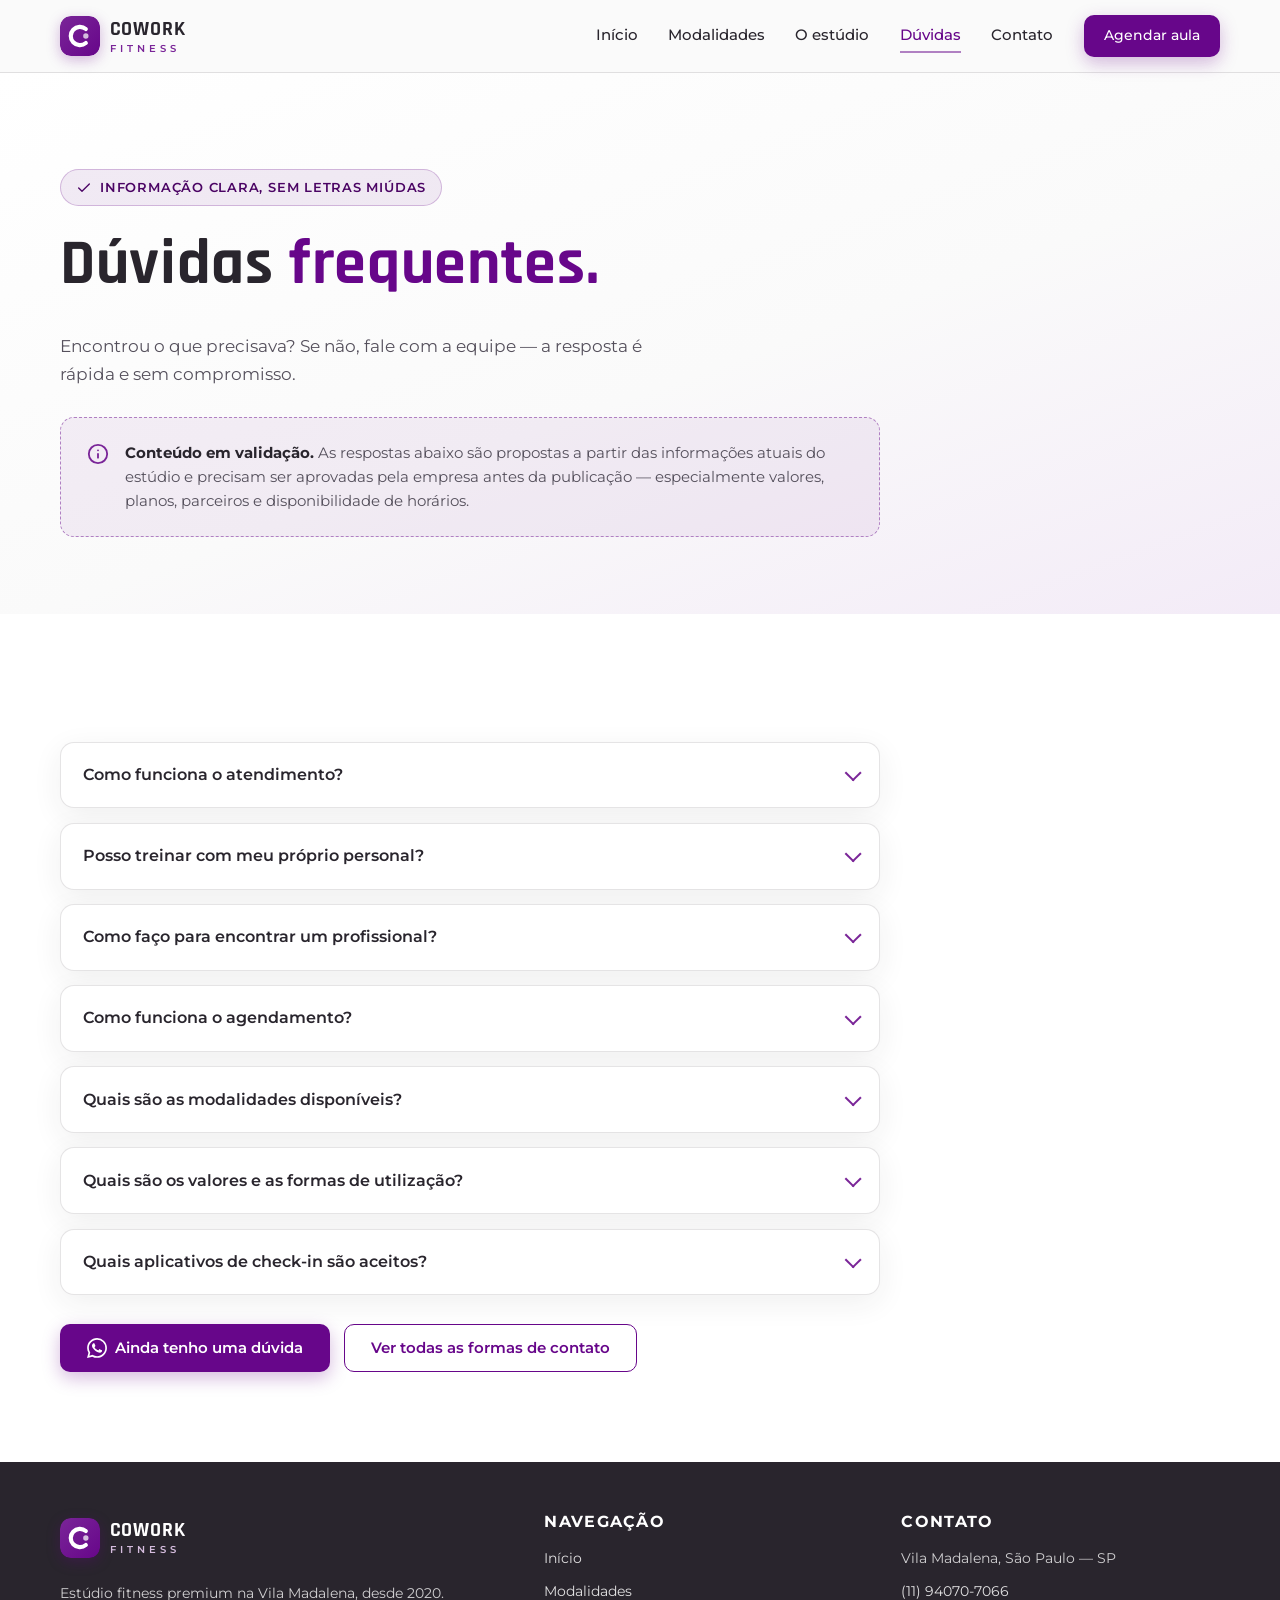
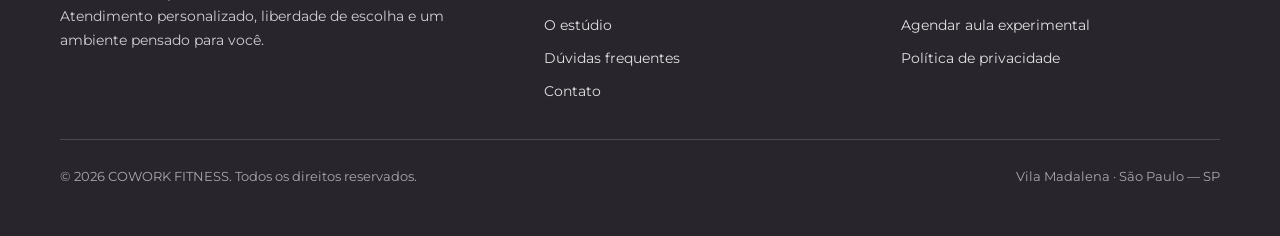
<file: duvidas.html>
<!DOCTYPE html>
<html lang="pt-BR">
<head>
  <meta charset="UTF-8">
  <meta name="viewport" content="width=device-width, initial-scale=1.0">
  <title>Dúvidas frequentes | COWORK FITNESS</title>
  <meta name="description" content="Respostas sobre o atendimento da COWORK FITNESS: como funciona o acompanhamento, escolha de personal, agendamento, modalidades, valores e formas de utilização.">
  <link rel="canonical" href="https://www.coworkingfitness.com/duvidas">
  <meta name="theme-color" content="#67068A">
  <meta property="og:title" content="Dúvidas frequentes | COWORK FITNESS">
  <meta property="og:description" content="Tire suas dúvidas sobre o atendimento, agendamento e modalidades da COWORK FITNESS.">
  <meta property="og:type" content="website">
  <meta property="og:locale" content="pt_BR">

  <link rel="preconnect" href="https://fonts.googleapis.com">
  <link rel="preconnect" href="https://fonts.gstatic.com" crossorigin>
  <link href="https://fonts.googleapis.com/css2?family=Montserrat:wght@400;500;600;700&family=Rajdhani:wght@600;700&display=swap" rel="stylesheet">
  <link rel="stylesheet" href="assets/css/styles.css">
</head>
<body>
  <a class="pular-conteudo" href="#conteudo">Pular para o conteúdo</a>

  <svg xmlns="http://www.w3.org/2000/svg" style="display:none" aria-hidden="true">
    <symbol id="i-whatsapp" viewBox="0 0 24 24" fill="currentColor"><path d="M17.47 14.38c-.3-.15-1.76-.87-2.03-.97-.27-.1-.47-.15-.67.15-.2.3-.77.97-.94 1.16-.17.2-.35.22-.64.08-.3-.15-1.26-.47-2.4-1.48-.88-.79-1.48-1.76-1.65-2.06-.17-.3-.02-.46.13-.6.13-.14.3-.35.45-.53.15-.17.2-.3.3-.5.1-.2.05-.37-.03-.52-.07-.15-.67-1.61-.91-2.2-.24-.58-.49-.5-.67-.51h-.57c-.2 0-.52.07-.8.37-.27.3-1.04 1.02-1.04 2.48s1.07 2.88 1.22 3.07c.15.2 2.1 3.2 5.07 4.49.71.3 1.27.49 1.7.63.71.22 1.36.19 1.87.11.57-.08 1.76-.72 2-1.41.25-.69.25-1.29.18-1.41-.08-.13-.28-.2-.57-.35M12.05 21.79h-.01c-1.78 0-3.53-.48-5.03-1.38l-.36-.22-3.74.98 1-3.65-.24-.37a9.86 9.86 0 0 1-1.51-5.26c0-5.45 4.44-9.89 9.89-9.89 2.64 0 5.12 1.03 6.99 2.9a9.83 9.83 0 0 1 2.89 6.99c0 5.45-4.43 9.89-9.88 9.89m8.41-18.3A11.82 11.82 0 0 0 12.05 0C5.5 0 .16 5.34.16 11.89c0 2.1.54 4.14 1.58 5.95L.06 24l6.3-1.65a11.88 11.88 0 0 0 5.69 1.45h.005c6.55 0 11.89-5.34 11.89-11.89 0-3.18-1.24-6.17-3.48-8.42"/></symbol>
    <symbol id="i-check" viewBox="0 0 24 24" fill="none" stroke="currentColor" stroke-width="2" stroke-linecap="round" stroke-linejoin="round"><polyline points="20 6 9 17 4 12"/></symbol>
    <symbol id="i-menu" viewBox="0 0 24 24" fill="none" stroke="currentColor" stroke-width="2" stroke-linecap="round"><line x1="3" y1="6" x2="21" y2="6"/><line x1="3" y1="12" x2="21" y2="12"/><line x1="3" y1="18" x2="21" y2="18"/></symbol>
    <symbol id="i-calendario" viewBox="0 0 24 24" fill="none" stroke="currentColor" stroke-width="2" stroke-linecap="round" stroke-linejoin="round"><rect x="3" y="4" width="18" height="18" rx="2"/><line x1="16" y1="2" x2="16" y2="6"/><line x1="8" y1="2" x2="8" y2="6"/><line x1="3" y1="10" x2="21" y2="10"/></symbol>
    <symbol id="i-info" viewBox="0 0 24 24" fill="none" stroke="currentColor" stroke-width="2" stroke-linecap="round" stroke-linejoin="round"><circle cx="12" cy="12" r="10"/><line x1="12" y1="16" x2="12" y2="12"/><line x1="12" y1="8" x2="12.01" y2="8"/></symbol>
  </svg>

  <header class="cabecalho">
    <div class="container cabecalho__interno">
      <a class="logo" href="index.html">
        <img class="logo__marca" src="assets/img/logo-marca.svg" alt="" width="40" height="40"><span class="logo__texto"><span class="logo__nome">Cowork</span><span class="logo__fitness">Fitness</span></span>
      </a>

      <button class="botao-menu" type="button" data-botao-menu aria-expanded="false" aria-controls="menu-principal" aria-label="Abrir menu de navegação">
        <svg aria-hidden="true"><use href="#i-menu"></use></svg>
      </button>

      <nav aria-label="Navegação principal">
        <ul class="menu" id="menu-principal" data-menu>
          <li><a href="index.html">Início</a></li>
          <li><a href="modalidades.html">Modalidades</a></li>
          <li><a href="estudio.html">O estúdio</a></li>
          <li><a href="duvidas.html" aria-current="page">Dúvidas</a></li>
          <li><a href="contato.html">Contato</a></li>
          <li><a class="btn btn--primario" href="contato.html#aula-experimental">Agendar aula</a></li>
        </ul>
      </nav>
    </div>
  </header>

  <main id="conteudo">

    <section class="hero" aria-labelledby="titulo-pagina">
      <div class="container">
        <span class="hero__selo">
          <svg aria-hidden="true"><use href="#i-check"></use></svg>
          Informação clara, sem letras miúdas
        </span>
        <h1 id="titulo-pagina" class="titulo-secao" style="max-width:16ch">Dúvidas <span class="hero__destaque">frequentes.</span></h1>
        <p class="rodape-titulo" style="font-size:1.06rem">Encontrou o que precisava? Se não, fale com a equipe — a resposta é rápida e sem compromisso.</p>

        <div class="aviso-conteudo" style="margin-top:1.8rem;max-width:820px">
          <svg aria-hidden="true"><use href="#i-info"></use></svg>
          <p style="margin:0"><strong>Conteúdo em validação.</strong> As respostas abaixo são propostas a partir das informações atuais do estúdio e precisam ser aprovadas pela empresa antes da publicação — especialmente valores, planos, parceiros e disponibilidade de horários.</p>
        </div>
      </div>
    </section>

    <section class="secao secao--alternada" aria-label="Perguntas e respostas">
      <div class="container">
        <h2 class="sr-only">Perguntas e respostas</h2>

        <div class="lista-faq">
          <details>
            <summary>Como funciona o atendimento?</summary>
            <div class="faq-resposta">
              <p>O atendimento da COWORK FITNESS é personalizado: as sessões são conduzidas por profissionais e adaptadas aos seus objetivos, rotina e histórico. Você treina em um ambiente com privacidade, sem aglomeração, escolhendo o melhor horário para a sua rotina.</p>
            </div>
          </details>

          <details>
            <summary>Posso treinar com meu próprio personal?</summary>
            <div class="faq-resposta">
              <p>Sim. O modelo da COWORK FITNESS foi criado exatamente para isso: você pode trazer o seu próprio personal trainer e usar a estrutura do estúdio, ou escolher um dos profissionais da casa.</p>
            </div>
          </details>

          <details>
            <summary>Como faço para encontrar um profissional?</summary>
            <div class="faq-resposta">
              <p>Conte para a equipe o que você procura — modalidade, objetivos e disponibilidade de horário — e nós indicamos profissionais adequados ao seu perfil. Você também pode conhecer as opções antes de decidir.</p>
            </div>
          </details>

          <details>
            <summary>Como funciona o agendamento?</summary>
            <div class="faq-resposta">
              <p>O agendamento é feito diretamente com o profissional ou com a equipe, pelo WhatsApp ou presencialmente no estúdio. Você pode solicitar uma aula experimental pelo site: a equipe entra em contato para confirmar o dia e o horário. A solicitação online não constitui reserva confirmada até esse retorno.</p>
            </div>
          </details>

          <details>
            <summary>Quais são as modalidades disponíveis?</summary>
            <div class="faq-resposta">
              <p>Oferecemos Musculação com Personal Trainer, Treinamento Funcional com Personal Trainer, Pilates e Terapias e Fisioterapias. <a href="modalidades.html">Confira os detalhes de cada modalidade</a>.</p>
            </div>
          </details>

          <details>
            <summary>Quais são os valores e as formas de utilização?</summary>
            <div class="faq-resposta">
              <p>Os valores e as formas de utilização são apresentados diretamente pela equipe, de acordo com a modalidade e o formato de atendimento escolhido. Fale conosco pelo WhatsApp para receber as informações atualizados.</p>
            </div>
          </details>

          <details>
            <summary>Quais aplicativos de check-in são aceitos?</summary>
            <div class="faq-resposta">
              <p>As formas de check-in e os aplicativos aceitos variam conforme os acordos vigentes do estúdio. Confirme as opções atuais diretamente com a equipe antes da sua primeira visita.</p>
            </div>
          </details>
        </div>

        <div class="grupo-botoes">
          <a class="btn btn--primario" data-whatsapp="as suas dúvidas sobre o estúdio" href="#">
            <svg aria-hidden="true"><use href="#i-whatsapp"></use></svg>
            Ainda tenho uma dúvida
          </a>
          <a class="btn btn--contorno" href="contato.html">Ver todas as formas de contato</a>
        </div>
      </div>
    </section>

  </main>

  <footer class="rodape">
    <div class="container">
      <div class="rodape__grade">
        <div>
          <a class="logo" href="index.html">
            <img class="logo__marca" src="assets/img/logo-marca.svg" alt="" width="40" height="40"><span class="logo__texto"><span class="logo__nome">Cowork</span><span class="logo__fitness">Fitness</span></span>
          </a>
          <p style="margin-top:1rem">Estúdio fitness premium na Vila Madalena, desde 2020. Atendimento personalizado, liberdade de escolha e um ambiente pensado para você.</p>
        </div>

        <nav aria-labelledby="titulo-nav-rodape">
          <h2 id="titulo-nav-rodape">Navegação</h2>
          <ul>
            <li><a href="index.html">Início</a></li>
            <li><a href="modalidades.html">Modalidades</a></li>
            <li><a href="estudio.html">O estúdio</a></li>
            <li><a href="duvidas.html">Dúvidas frequentes</a></li>
            <li><a href="contato.html">Contato</a></li>
          </ul>
        </nav>

        <div>
          <h2>Contato</h2>
          <ul>
            <li>Vila Madalena, São Paulo — SP</li>
            <li><a data-whatsapp="" href="#">(11) 94070-7066</a></li>
            <li><a href="contato.html#aula-experimental">Agendar aula experimental</a></li>
            <li><a href="privacidade.html">Política de privacidade</a></li>
          </ul>
        </div>
      </div>

      <div class="rodape__base">
        <p>© <span data-ano>2026</span> COWORK FITNESS. Todos os direitos reservados.</p>
        <p>Vila Madalena · São Paulo — SP</p>
      </div>
    </div>
  </footer>

  <a class="whatsapp-flutuante" data-whatsapp="" href="#" aria-label="Falar com a COWORK FITNESS pelo WhatsApp (abre em nova aba)">
    <svg aria-hidden="true"><use href="#i-whatsapp"></use></svg>
  </a>

  <script src="assets/js/main.js" defer></script>
</body>
</html>
</file>
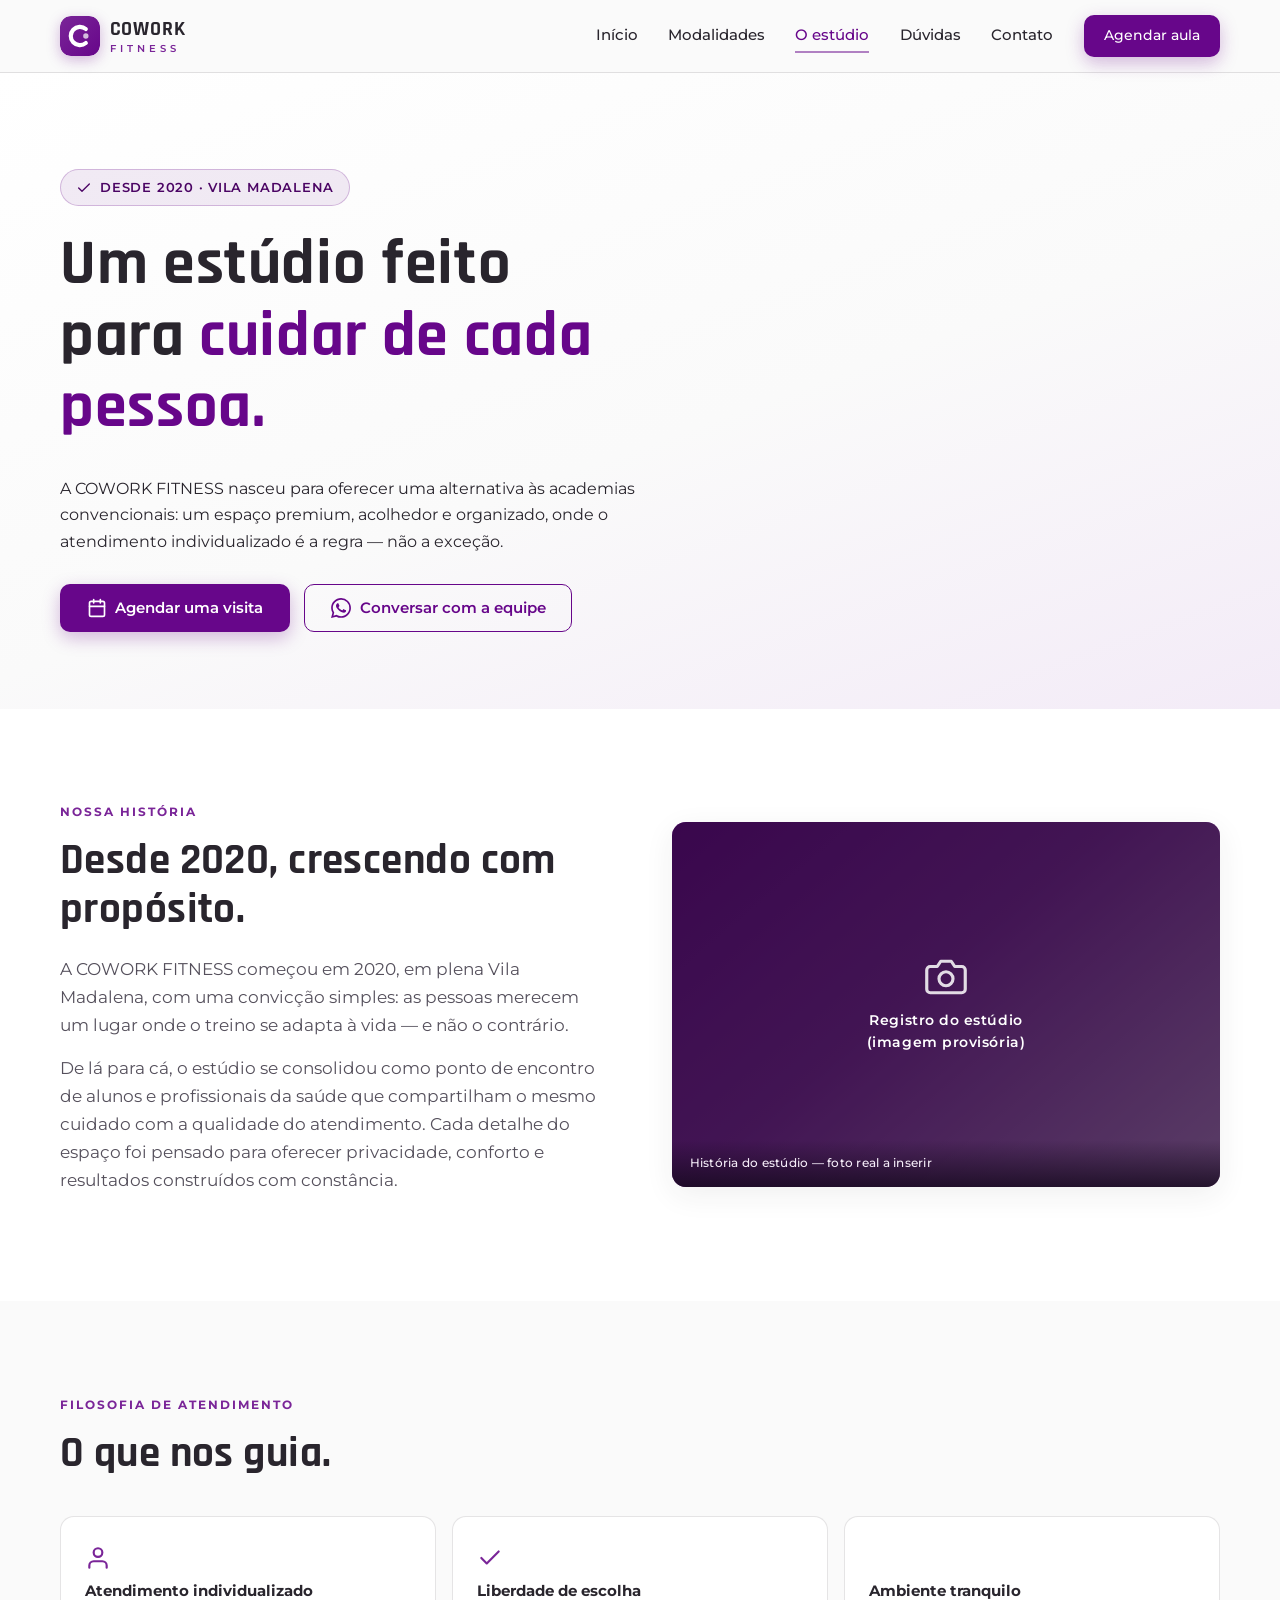
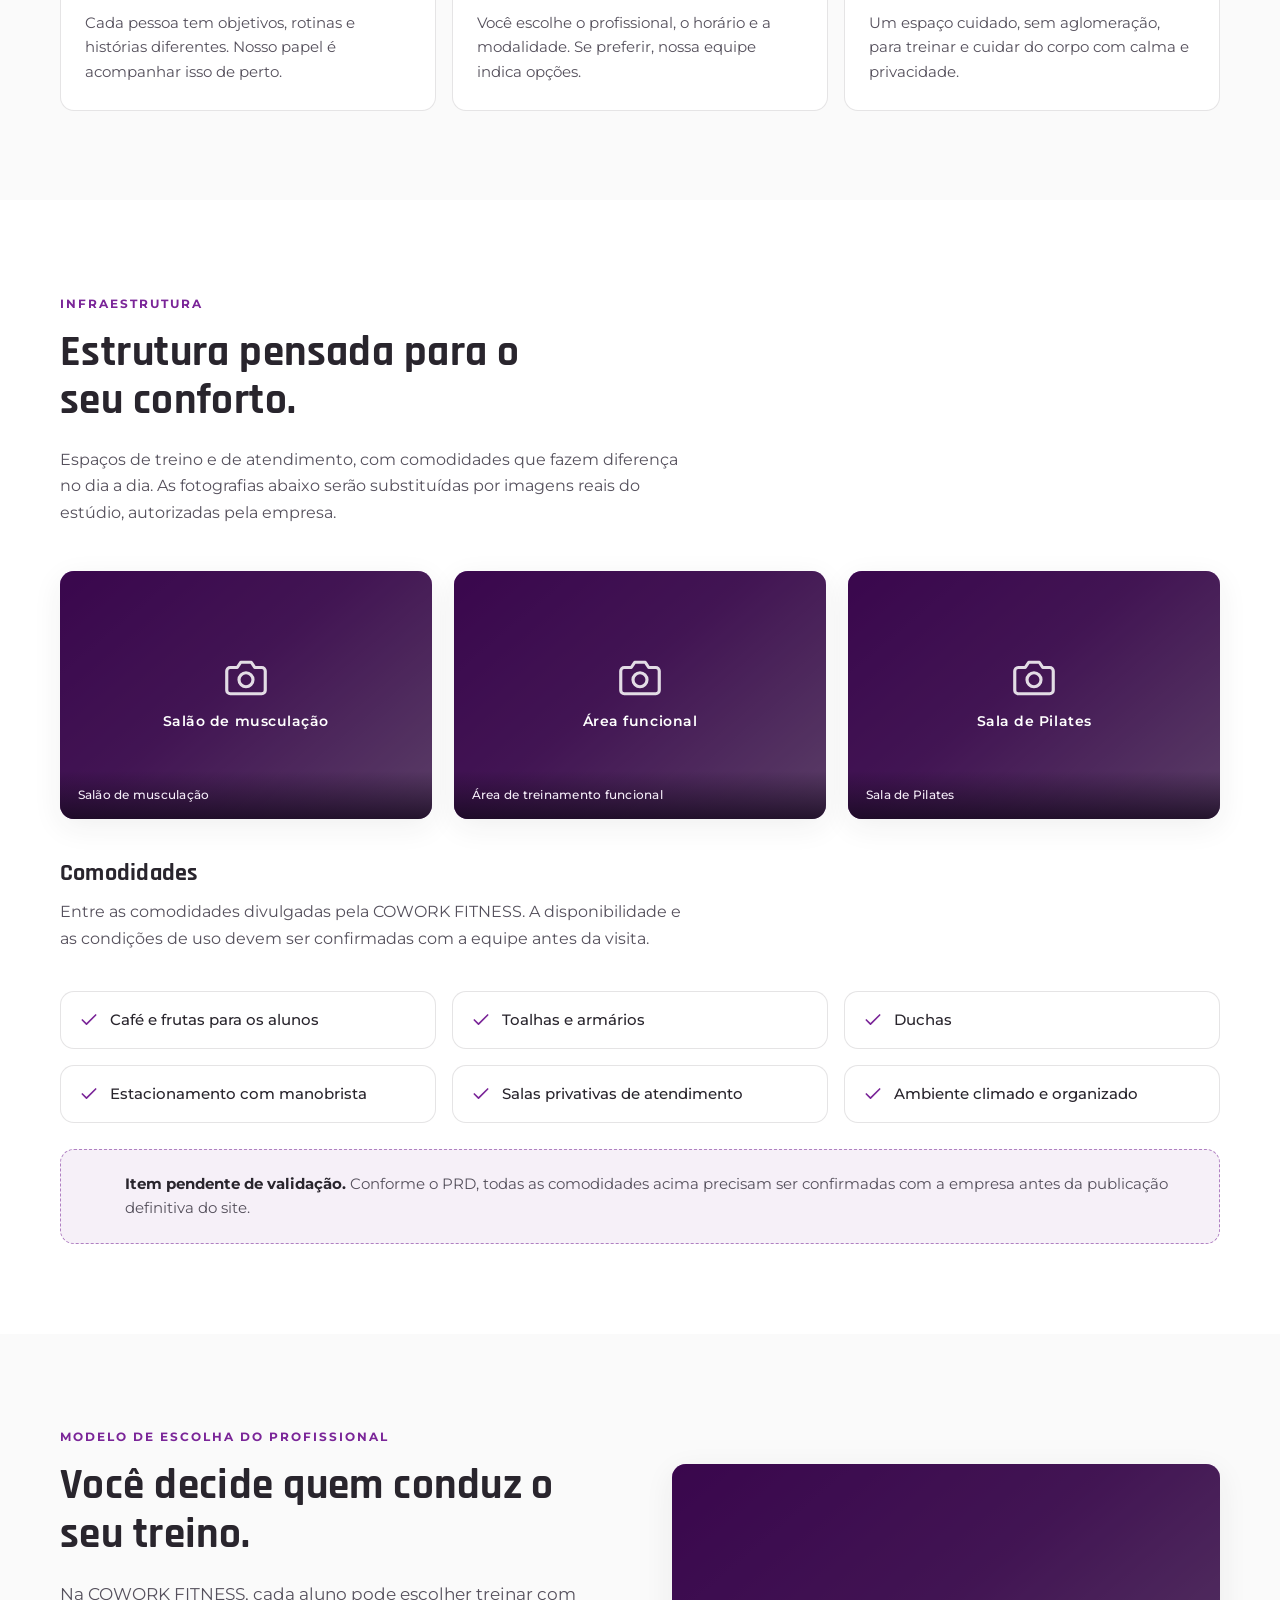
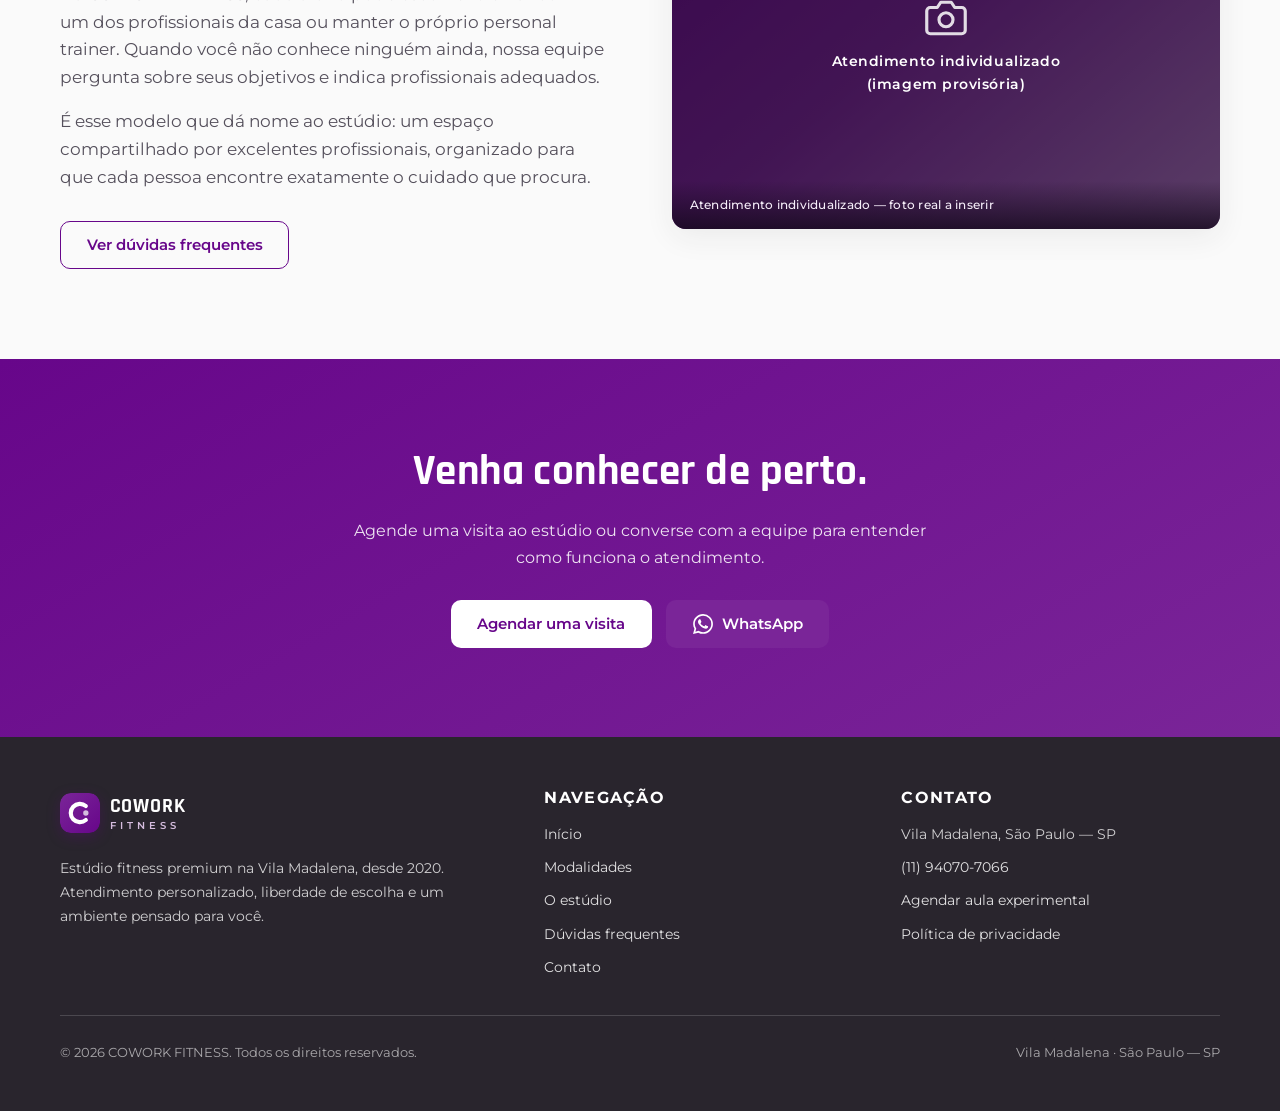
<file: estudio.html>
<!DOCTYPE html>
<html lang="pt-BR">
<head>
  <meta charset="UTF-8">
  <meta name="viewport" content="width=device-width, initial-scale=1.0">
  <title>O estúdio — História e infraestrutura | COWORK FITNESS</title>
  <meta name="description" content="Conheça a COWORK FITNESS: estúdio fitness premium na Vila Madalena desde 2020, com atendimento individualizado, liberdade para escolher seu profissional e infraestrutura cuidada.">
  <link rel="canonical" href="https://www.coworkingfitness.com/o-estudio">
  <meta name="theme-color" content="#67068A">
  <meta property="og:title" content="O estúdio | COWORK FITNESS">
  <meta property="og:description" content="Desde 2020, um estúdio na Vila Madalena pensado para atendimento individualizado e liberdade de escolha.">
  <meta property="og:type" content="website">
  <meta property="og:locale" content="pt_BR">

  <link rel="preconnect" href="https://fonts.googleapis.com">
  <link rel="preconnect" href="https://fonts.gstatic.com" crossorigin>
  <link href="https://fonts.googleapis.com/css2?family=Montserrat:wght@400;500;600;700&family=Rajdhani:wght@600;700&display=swap" rel="stylesheet">
  <link rel="stylesheet" href="assets/css/styles.css">
</head>
<body>
  <a class="pular-conteudo" href="#conteudo">Pular para o conteúdo</a>

  <svg xmlns="http://www.w3.org/2000/svg" style="display:none" aria-hidden="true">
    <symbol id="i-whatsapp" viewBox="0 0 24 24" fill="currentColor"><path d="M17.47 14.38c-.3-.15-1.76-.87-2.03-.97-.27-.1-.47-.15-.67.15-.2.3-.77.97-.94 1.16-.17.2-.35.22-.64.08-.3-.15-1.26-.47-2.4-1.48-.88-.79-1.48-1.76-1.65-2.06-.17-.3-.02-.46.13-.6.13-.14.3-.35.45-.53.15-.17.2-.3.3-.5.1-.2.05-.37-.03-.52-.07-.15-.67-1.61-.91-2.2-.24-.58-.49-.5-.67-.51h-.57c-.2 0-.52.07-.8.37-.27.3-1.04 1.02-1.04 2.48s1.07 2.88 1.22 3.07c.15.2 2.1 3.2 5.07 4.49.71.3 1.27.49 1.7.63.71.22 1.36.19 1.87.11.57-.08 1.76-.72 2-1.41.25-.69.25-1.29.18-1.41-.08-.13-.28-.2-.57-.35M12.05 21.79h-.01c-1.78 0-3.53-.48-5.03-1.38l-.36-.22-3.74.98 1-3.65-.24-.37a9.86 9.86 0 0 1-1.51-5.26c0-5.45 4.44-9.89 9.89-9.89 2.64 0 5.12 1.03 6.99 2.9a9.83 9.83 0 0 1 2.89 6.99c0 5.45-4.43 9.89-9.88 9.89m8.41-18.3A11.82 11.82 0 0 0 12.05 0C5.5 0 .16 5.34.16 11.89c0 2.1.54 4.14 1.58 5.95L.06 24l6.3-1.65a11.88 11.88 0 0 0 5.69 1.45h.005c6.55 0 11.89-5.34 11.89-11.89 0-3.18-1.24-6.17-3.48-8.42"/></symbol>
    <symbol id="i-seta" viewBox="0 0 24 24" fill="none" stroke="currentColor" stroke-width="2" stroke-linecap="round" stroke-linejoin="round"><line x1="5" y1="12" x2="19" y2="12"/><polyline points="12 5 19 12 12 19"/></symbol>
    <symbol id="i-check" viewBox="0 0 24 24" fill="none" stroke="currentColor" stroke-width="2" stroke-linecap="round" stroke-linejoin="round"><polyline points="20 6 9 17 4 12"/></symbol>
    <symbol id="i-camera" viewBox="0 0 24 24" fill="none" stroke="currentColor" stroke-width="1.8" stroke-linecap="round" stroke-linejoin="round"><path d="M23 19a2 2 0 0 1-2 2H3a2 2 0 0 1-2-2V8a2 2 0 0 1 2-2h4l2-3h6l2 3h4a2 2 0 0 1 2 2z"/><circle cx="12" cy="13" r="4"/></symbol>
    <symbol id="i-menu" viewBox="0 0 24 24" fill="none" stroke="currentColor" stroke-width="2" stroke-linecap="round"><line x1="3" y1="6" x2="21" y2="6"/><line x1="3" y1="12" x2="21" y2="12"/><line x1="3" y1="18" x2="21" y2="18"/></symbol>
    <symbol id="i-calendario" viewBox="0 0 24 24" fill="none" stroke="currentColor" stroke-width="2" stroke-linecap="round" stroke-linejoin="round"><rect x="3" y="4" width="18" height="18" rx="2"/><line x1="16" y1="2" x2="16" y2="6"/><line x1="8" y1="2" x2="8" y2="6"/><line x1="3" y1="10" x2="21" y2="10"/></symbol>
    <symbol id="i-pessoa" viewBox="0 0 24 24" fill="none" stroke="currentColor" stroke-width="2" stroke-linecap="round" stroke-linejoin="round"><path d="M20 21v-2a4 4 0 0 0-4-4H8a4 4 0 0 0-4 4v2"/><circle cx="12" cy="7" r="4"/></symbol>
  </svg>

  <header class="cabecalho">
    <div class="container cabecalho__interno">
      <a class="logo" href="index.html">
        <img class="logo__marca" src="assets/img/logo-marca.svg" alt="" width="40" height="40"><span class="logo__texto"><span class="logo__nome">Cowork</span><span class="logo__fitness">Fitness</span></span>
      </a>

      <button class="botao-menu" type="button" data-botao-menu aria-expanded="false" aria-controls="menu-principal" aria-label="Abrir menu de navegação">
        <svg aria-hidden="true"><use href="#i-menu"></use></svg>
      </button>

      <nav aria-label="Navegação principal">
        <ul class="menu" id="menu-principal" data-menu>
          <li><a href="index.html">Início</a></li>
          <li><a href="modalidades.html">Modalidades</a></li>
          <li><a href="estudio.html" aria-current="page">O estúdio</a></li>
          <li><a href="duvidas.html">Dúvidas</a></li>
          <li><a href="contato.html">Contato</a></li>
          <li><a class="btn btn--primario" href="contato.html#aula-experimental">Agendar aula</a></li>
        </ul>
      </nav>
    </div>
  </header>

  <main id="conteudo">

    <section class="hero" aria-labelledby="titulo-pagina">
      <div class="container hero__grade">
        <div>
          <span class="hero__selo">
            <svg aria-hidden="true"><use href="#i-check"></use></svg>
            Desde 2020 · Vila Madalena
          </span>
          <h1 id="titulo-pagina">Um estúdio feito para <span class="hero__destaque">cuidar de cada pessoa.</span></h1>
          <p>A COWORK FITNESS nasceu para oferecer uma alternativa às academias convencionais: um espaço premium, acolhedor e organizado, onde o atendimento individualizado é a regra — não a exceção.</p>
          <div class="grupo-botoes">
            <a class="btn btn--primario" href="contato.html#aula-experimental">
              <svg aria-hidden="true"><use href="#i-calendario"></use></svg>
              Agendar uma visita
            </a>
            <a class="btn btn--contorno" data-whatsapp="o estúdio" href="#">
              <svg aria-hidden="true"><use href="#i-whatsapp"></use></svg>
              Conversar com a equipe
            </a>
          </div>
        </div>

        <div class="foto foto--hero" data-legenda="Fachada ou recepção — foto real a inserir">
          <div class="foto__marcador">
            <div>
              <svg aria-hidden="true"><use href="#i-camera"></use></svg>
              Fotografia real do espaço<br>(imagem provisória)
            </div>
          </div>
        </div>
      </div>
    </section>

    <section class="secao secao--alternada" aria-labelledby="titulo-historia">
      <div class="container grade-dividida">
        <div class="revelar">
          <span class="sobretitulo">Nossa história</span>
          <h2 id="titulo-historia" class="titulo-secao">Desde 2020, crescendo com propósito.</h2>
          <p class="texto-destaque">A COWORK FITNESS começou em 2020, em plena Vila Madalena, com uma convicção simples: as pessoas merecem um lugar onde o treino se adapta à vida — e não o contrário.</p>
          <p class="texto-destaque">De lá para cá, o estúdio se consolidou como ponto de encontro de alunos e profissionais da saúde que compartilham o mesmo cuidado com a qualidade do atendimento. Cada detalhe do espaço foi pensado para oferecer privacidade, conforto e resultados construídos com constância.</p>
        </div>
        <div class="foto foto--paisagem revelar" data-legenda="História do estúdio — foto real a inserir">
          <div class="foto__marcador">
            <div><svg aria-hidden="true"><use href="#i-camera"></use></svg>Registro do estúdio<br>(imagem provisória)</div>
          </div>
        </div>
      </div>
    </section>

    <section class="secao" aria-labelledby="titulo-filosofia">
      <div class="container">
        <span class="sobretitulo">Filosofia de atendimento</span>
        <h2 id="titulo-filosofia" class="titulo-secao">O que nos guia.</h2>

        <ul class="lista-destaques" style="grid-template-columns:repeat(3,1fr);margin-top:2.4rem">
          <li class="revelar" style="flex-direction:column;align-items:flex-start;gap:0.5rem;padding:1.6rem 1.5rem">
            <svg aria-hidden="true" style="width:26px;height:26px"><use href="#i-pessoa"></use></svg>
            <strong>Atendimento individualizado</strong>
            <span style="font-weight:400;color:var(--grafite-suave)">Cada pessoa tem objetivos, rotinas e histórias diferentes. Nosso papel é acompanhar isso de perto.</span>
          </li>
          <li class="revelar" style="flex-direction:column;align-items:flex-start;gap:0.5rem;padding:1.6rem 1.5rem">
            <svg aria-hidden="true" style="width:26px;height:26px"><use href="#i-check"></use></svg>
            <strong>Liberdade de escolha</strong>
            <span style="font-weight:400;color:var(--grafite-suave)">Você escolhe o profissional, o horário e a modalidade. Se preferir, nossa equipe indica opções.</span>
          </li>
          <li class="revelar" style="flex-direction:column;align-items:flex-start;gap:0.5rem;padding:1.6rem 1.5rem">
            <svg aria-hidden="true" style="width:26px;height:26px"><use href="#i-local"></use></svg>
            <strong>Ambiente tranquilo</strong>
            <span style="font-weight:400;color:var(--grafite-suave)">Um espaço cuidado, sem aglomeração, para treinar e cuidar do corpo com calma e privacidade.</span>
          </li>
        </ul>
      </div>
    </section>

    <section class="secao secao--alternada" id="infraestrutura" aria-labelledby="titulo-infra">
      <div class="container">
        <span class="sobretitulo">Infraestrutura</span>
        <h2 id="titulo-infra" class="titulo-secao">Estrutura pensada para o seu conforto.</h2>
        <p class="rodape-titulo">Espaços de treino e de atendimento, com comodidades que fazem diferença no dia a dia. As fotografias abaixo serão substituídas por imagens reais do estúdio, autorizadas pela empresa.</p>

        <div class="grade-modalidades" style="grid-template-columns:repeat(3,1fr)">
          <div class="foto foto--paisagem revelar" data-legenda="Salão de musculação">
            <div class="foto__marcador"><div><svg aria-hidden="true"><use href="#i-camera"></use></svg>Salão de musculação</div></div>
          </div>
          <div class="foto foto--paisagem revelar" data-legenda="Área de treinamento funcional">
            <div class="foto__marcador"><div><svg aria-hidden="true"><use href="#i-camera"></use></svg>Área funcional</div></div>
          </div>
          <div class="foto foto--paisagem revelar" data-legenda="Sala de Pilates">
            <div class="foto__marcador"><div><svg aria-hidden="true"><use href="#i-camera"></use></svg>Sala de Pilates</div></div>
          </div>
        </div>

        <h3 style="margin-top:2.6rem">Comodidades</h3>
        <p class="rodape-titulo">Entre as comodidades divulgadas pela COWORK FITNESS. A disponibilidade e as condições de uso devem ser confirmadas com a equipe antes da visita.</p>

        <ul class="lista-destaques" style="grid-template-columns:repeat(3,1fr)">
          <li><svg aria-hidden="true"><use href="#i-check"></use></svg> Café e frutas para os alunos</li>
          <li><svg aria-hidden="true"><use href="#i-check"></use></svg> Toalhas e armários</li>
          <li><svg aria-hidden="true"><use href="#i-check"></use></svg> Duchas</li>
          <li><svg aria-hidden="true"><use href="#i-check"></use></svg> Estacionamento com manobrista</li>
          <li><svg aria-hidden="true"><use href="#i-check"></use></svg> Salas privativas de atendimento</li>
          <li><svg aria-hidden="true"><use href="#i-check"></use></svg> Ambiente climado e organizado</li>
        </ul>

        <div class="aviso-conteudo" style="margin-top:1.6rem">
          <svg aria-hidden="true"><use href="#i-info"></use></svg>
          <p style="margin:0"><strong>Item pendente de validação.</strong> Conforme o PRD, todas as comodidades acima precisam ser confirmadas com a empresa antes da publicação definitiva do site.</p>
        </div>
      </div>
    </section>

    <section class="secao" aria-labelledby="titulo-modelo">
      <div class="container grade-dividida grade-dividida--invertida">
        <div class="revelar">
          <span class="sobretitulo">Modelo de escolha do profissional</span>
          <h2 id="titulo-modelo" class="titulo-secao">Você decide quem conduz o seu treino.</h2>
          <p class="texto-destaque">Na COWORK FITNESS, cada aluno pode escolher treinar com um dos profissionais da casa ou manter o próprio personal trainer. Quando você não conhece ninguém ainda, nossa equipe pergunta sobre seus objetivos e indica profissionais adequados.</p>
          <p class="texto-destaque">É esse modelo que dá nome ao estúdio: um espaço compartilhado por excelentes profissionais, organizado para que cada pessoa encontre exatamente o cuidado que procura.</p>
          <div class="grupo-botoes">
            <a class="btn btn--contorno" href="duvidas.html">Ver dúvidas frequentes</a>
          </div>
        </div>
        <div class="foto foto--paisagem revelar" data-legenda="Atendimento individualizado — foto real a inserir">
          <div class="foto__marcador">
            <div><svg aria-hidden="true"><use href="#i-camera"></use></svg>Atendimento individualizado<br>(imagem provisória)</div>
          </div>
        </div>
      </div>
    </section>

    <section class="secao faixa-contato" aria-labelledby="titulo-cta-final">
      <div class="container" style="text-align:center">
        <h2 id="titulo-cta-final">Venha conhecer de perto.</h2>
        <p style="max-width:56ch;margin-inline:auto">Agende uma visita ao estúdio ou converse com a equipe para entender como funciona o atendimento.</p>
        <div class="grupo-botoes" style="justify-content:center">
          <a class="btn btn--branco" href="contato.html#aula-experimental">Agendar uma visita</a>
          <a class="btn btn--whatsapp" data-whatsapp="" href="#">
            <svg aria-hidden="true"><use href="#i-whatsapp"></use></svg>
            WhatsApp
          </a>
        </div>
      </div>
    </section>

  </main>

  <footer class="rodape">
    <div class="container">
      <div class="rodape__grade">
        <div>
          <a class="logo" href="index.html">
            <img class="logo__marca" src="assets/img/logo-marca.svg" alt="" width="40" height="40"><span class="logo__texto"><span class="logo__nome">Cowork</span><span class="logo__fitness">Fitness</span></span>
          </a>
          <p style="margin-top:1rem">Estúdio fitness premium na Vila Madalena, desde 2020. Atendimento personalizado, liberdade de escolha e um ambiente pensado para você.</p>
        </div>

        <nav aria-labelledby="titulo-nav-rodape">
          <h2 id="titulo-nav-rodape">Navegação</h2>
          <ul>
            <li><a href="index.html">Início</a></li>
            <li><a href="modalidades.html">Modalidades</a></li>
            <li><a href="estudio.html">O estúdio</a></li>
            <li><a href="duvidas.html">Dúvidas frequentes</a></li>
            <li><a href="contato.html">Contato</a></li>
          </ul>
        </nav>

        <div>
          <h2>Contato</h2>
          <ul>
            <li>Vila Madalena, São Paulo — SP</li>
            <li><a data-whatsapp="" href="#">(11) 94070-7066</a></li>
            <li><a href="contato.html#aula-experimental">Agendar aula experimental</a></li>
            <li><a href="privacidade.html">Política de privacidade</a></li>
          </ul>
        </div>
      </div>

      <div class="rodape__base">
        <p>© <span data-ano>2026</span> COWORK FITNESS. Todos os direitos reservados.</p>
        <p>Vila Madalena · São Paulo — SP</p>
      </div>
    </div>
  </footer>

  <a class="whatsapp-flutuante" data-whatsapp="" href="#" aria-label="Falar com a COWORK FITNESS pelo WhatsApp (abre em nova aba)">
    <svg aria-hidden="true"><use href="#i-whatsapp"></use></svg>
  </a>

  <script src="assets/js/main.js" defer></script>
</body>
</html>
</file>
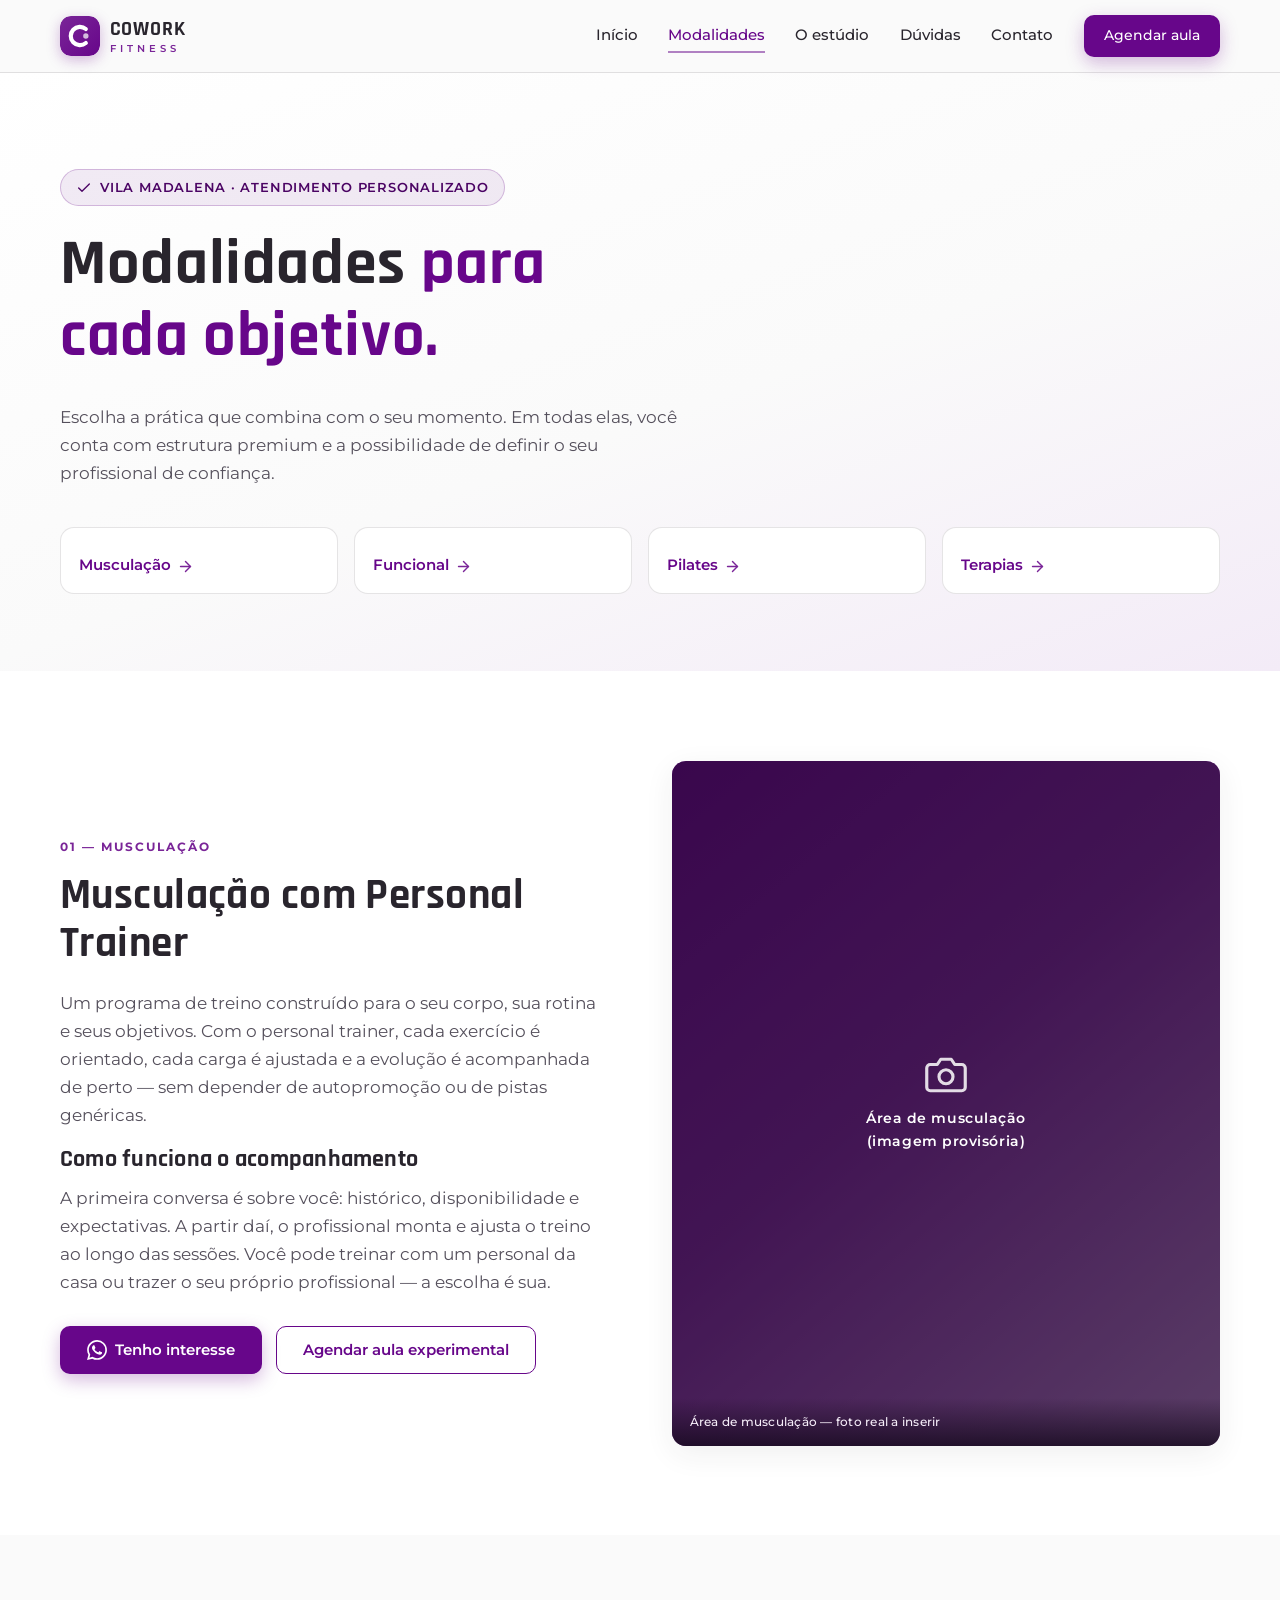
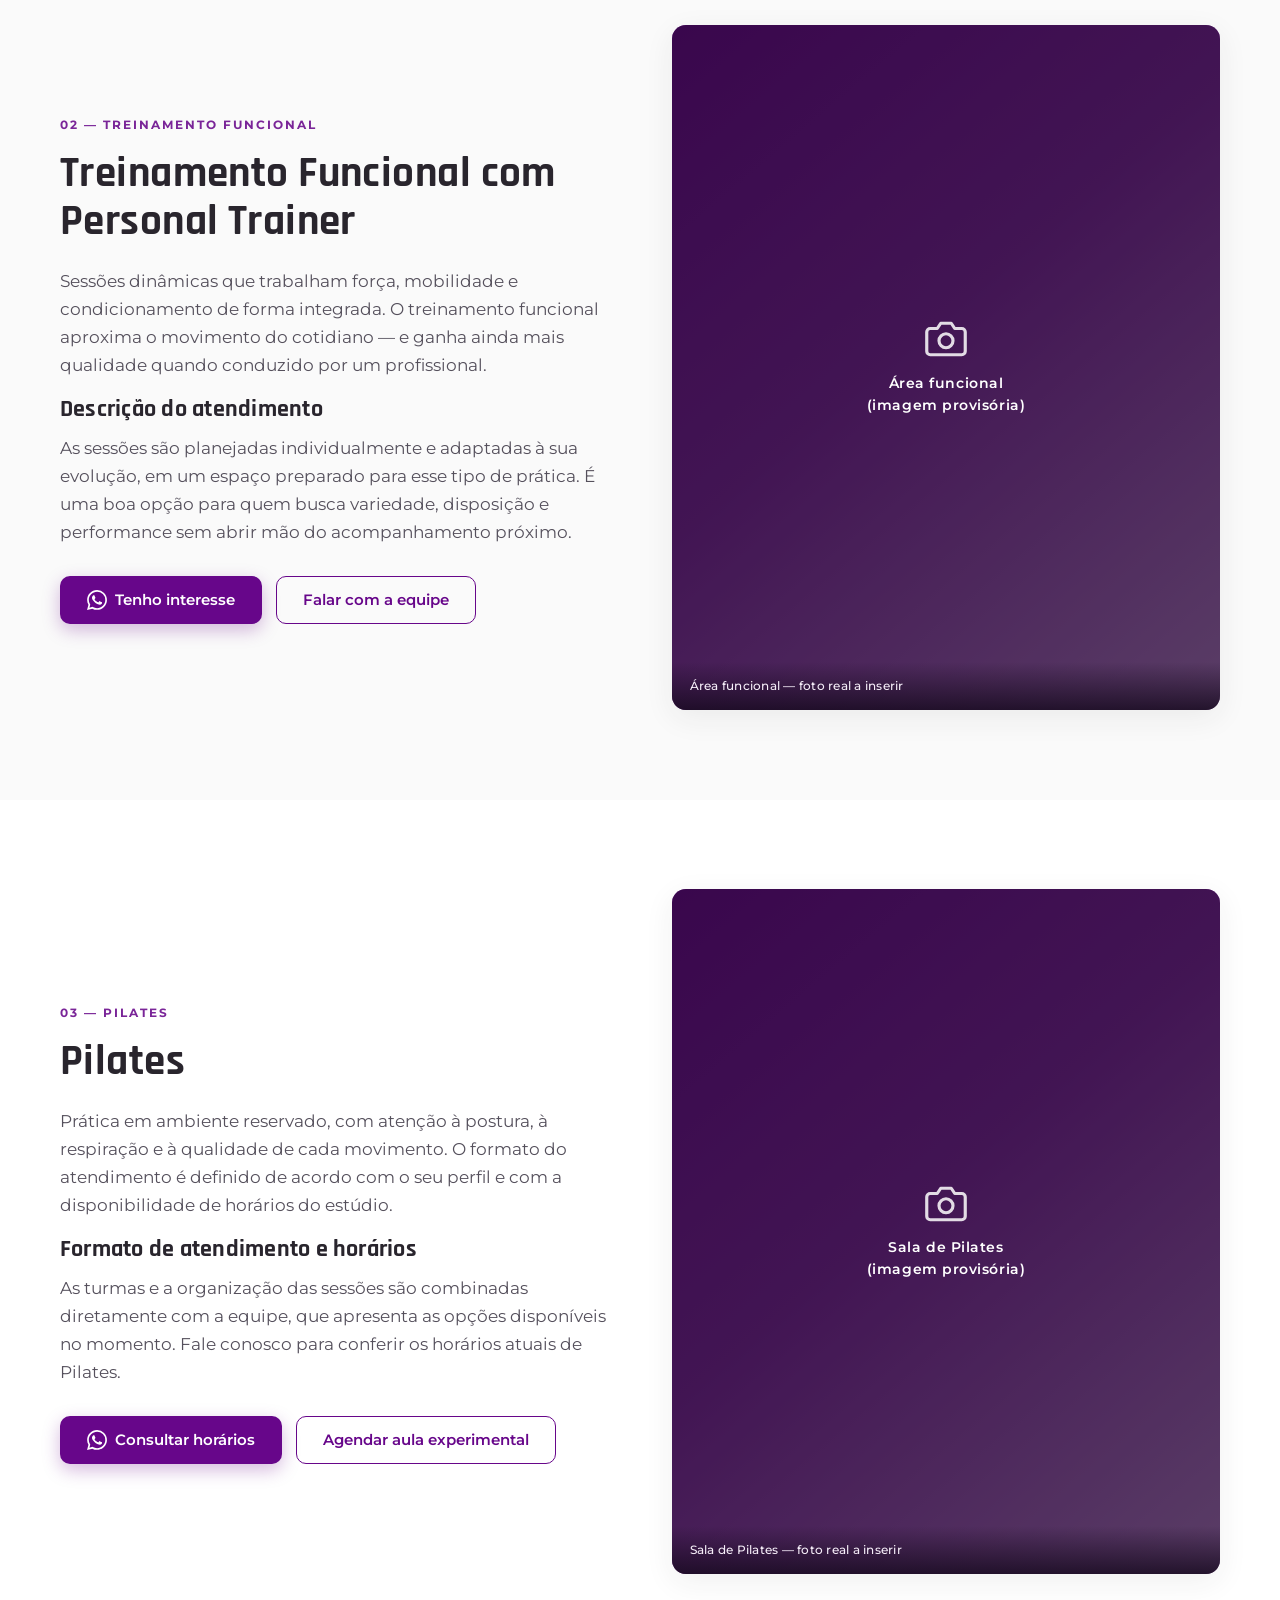
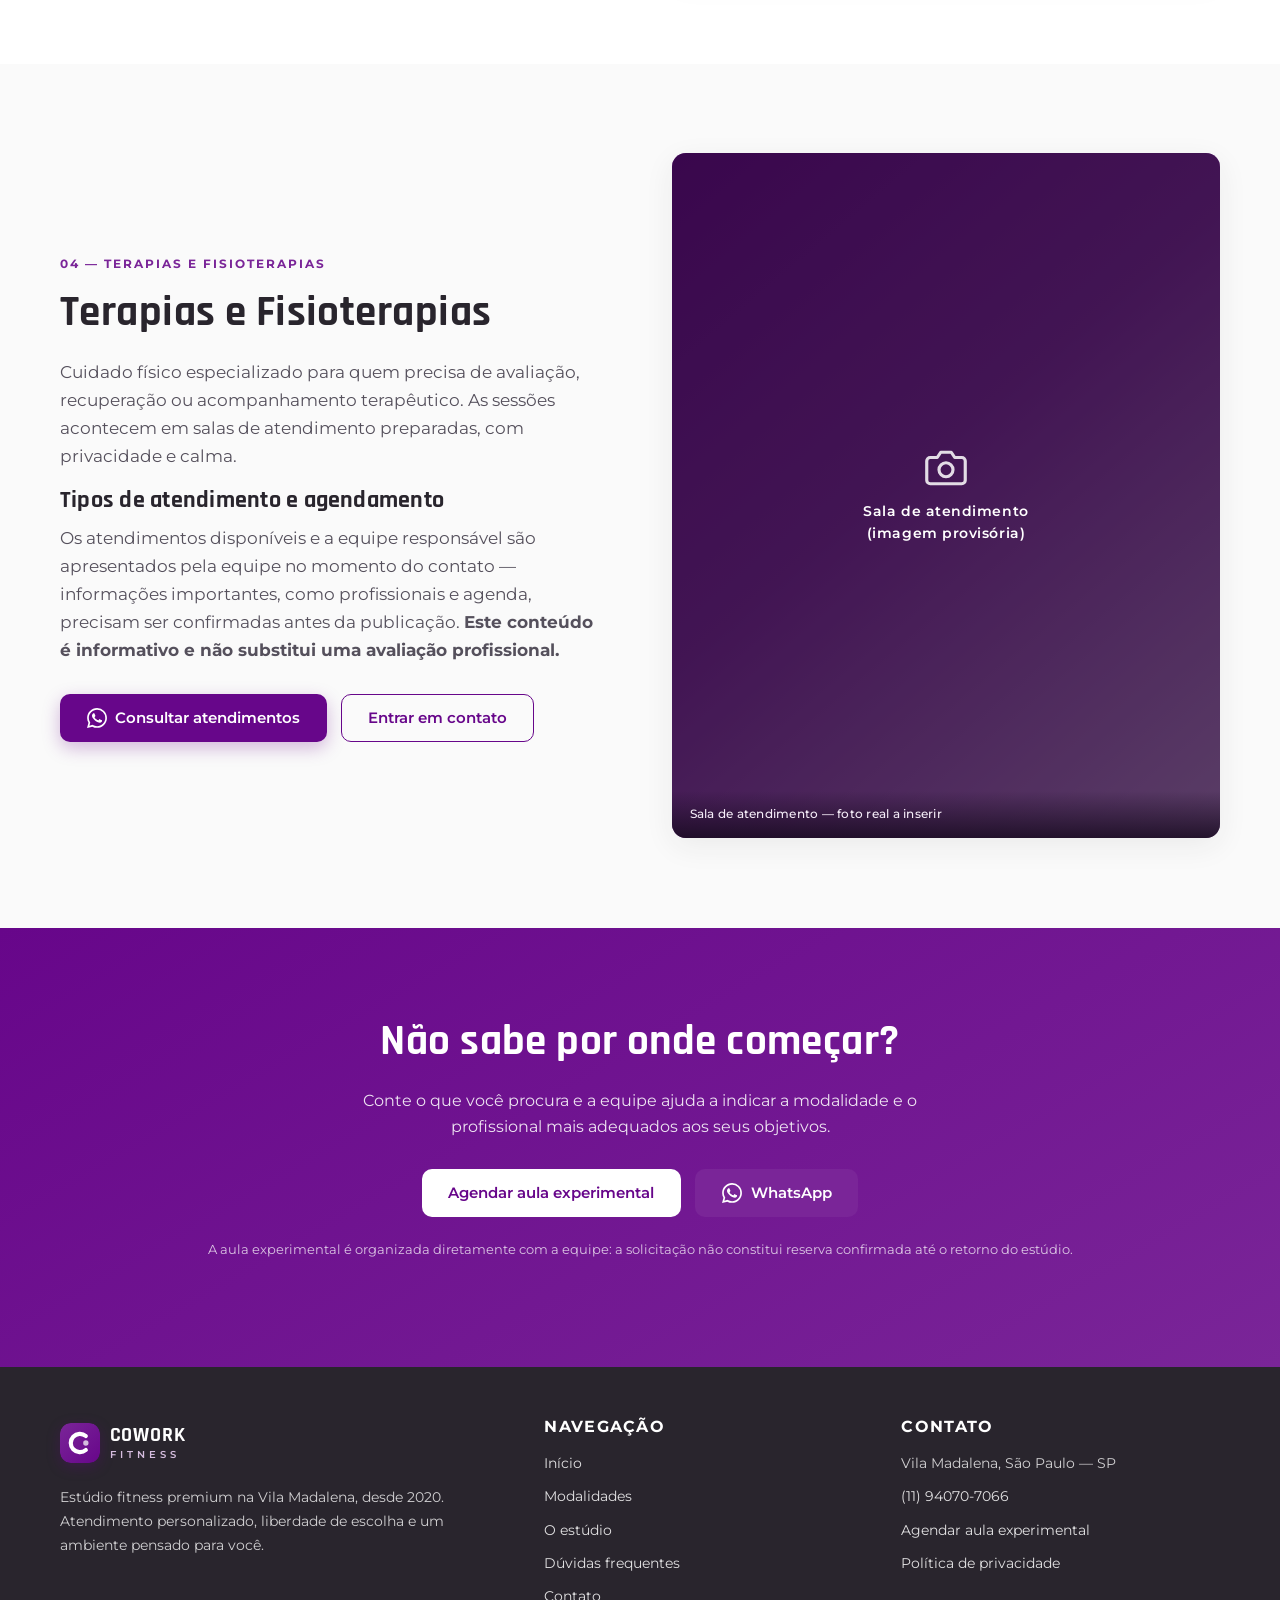
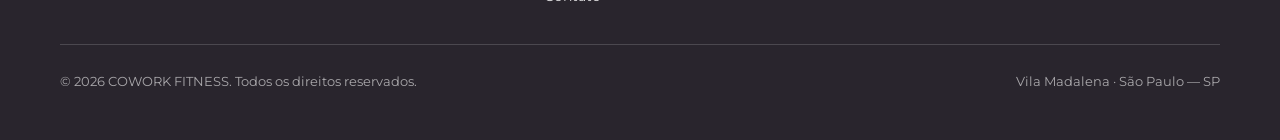
<file: modalidades.html>
<!DOCTYPE html>
<html lang="pt-BR">
<head>
  <meta charset="UTF-8">
  <meta name="viewport" content="width=device-width, initial-scale=1.0">
  <title>Modalidades — Musculação, Funcional, Pilates e Terapias | COWORK FITNESS</title>
  <meta name="description" content="Conheça as modalidades da COWORK FITNESS na Vila Madalena: musculação com personal trainer, treinamento funcional, Pilates e terapias. Atendimento personalizado e profissionais qualificados.">
  <link rel="canonical" href="https://www.coworkingfitness.com/modalidades">
  <meta name="theme-color" content="#67068A">
  <meta property="og:title" content="Modalidades | COWORK FITNESS">
  <meta property="og:description" content="Musculação, treinamento funcional, Pilates e terapias com acompanhamento profissional na Vila Madalena.">
  <meta property="og:type" content="website">
  <meta property="og:locale" content="pt_BR">

  <link rel="preconnect" href="https://fonts.googleapis.com">
  <link rel="preconnect" href="https://fonts.gstatic.com" crossorigin>
  <link href="https://fonts.googleapis.com/css2?family=Montserrat:wght@400;500;600;700&family=Rajdhani:wght@600;700&display=swap" rel="stylesheet">
  <link rel="stylesheet" href="assets/css/styles.css">
</head>
<body>
  <a class="pular-conteudo" href="#conteudo">Pular para o conteúdo</a>

  <svg xmlns="http://www.w3.org/2000/svg" style="display:none" aria-hidden="true">
    <symbol id="i-whatsapp" viewBox="0 0 24 24" fill="currentColor"><path d="M17.47 14.38c-.3-.15-1.76-.87-2.03-.97-.27-.1-.47-.15-.67.15-.2.3-.77.97-.94 1.16-.17.2-.35.22-.64.08-.3-.15-1.26-.47-2.4-1.48-.88-.79-1.48-1.76-1.65-2.06-.17-.3-.02-.46.13-.6.13-.14.3-.35.45-.53.15-.17.2-.3.3-.5.1-.2.05-.37-.03-.52-.07-.15-.67-1.61-.91-2.2-.24-.58-.49-.5-.67-.51h-.57c-.2 0-.52.07-.8.37-.27.3-1.04 1.02-1.04 2.48s1.07 2.88 1.22 3.07c.15.2 2.1 3.2 5.07 4.49.71.3 1.27.49 1.7.63.71.22 1.36.19 1.87.11.57-.08 1.76-.72 2-1.41.25-.69.25-1.29.18-1.41-.08-.13-.28-.2-.57-.35M12.05 21.79h-.01c-1.78 0-3.53-.48-5.03-1.38l-.36-.22-3.74.98 1-3.65-.24-.37a9.86 9.86 0 0 1-1.51-5.26c0-5.45 4.44-9.89 9.89-9.89 2.64 0 5.12 1.03 6.99 2.9a9.83 9.83 0 0 1 2.89 6.99c0 5.45-4.43 9.89-9.88 9.89m8.41-18.3A11.82 11.82 0 0 0 12.05 0C5.5 0 .16 5.34.16 11.89c0 2.1.54 4.14 1.58 5.95L.06 24l6.3-1.65a11.88 11.88 0 0 0 5.69 1.45h.005c6.55 0 11.89-5.34 11.89-11.89 0-3.18-1.24-6.17-3.48-8.42"/></symbol>
    <symbol id="i-seta" viewBox="0 0 24 24" fill="none" stroke="currentColor" stroke-width="2" stroke-linecap="round" stroke-linejoin="round"><line x1="5" y1="12" x2="19" y2="12"/><polyline points="12 5 19 12 12 19"/></symbol>
    <symbol id="i-check" viewBox="0 0 24 24" fill="none" stroke="currentColor" stroke-width="2" stroke-linecap="round" stroke-linejoin="round"><polyline points="20 6 9 17 4 12"/></symbol>
    <symbol id="i-camera" viewBox="0 0 24 24" fill="none" stroke="currentColor" stroke-width="1.8" stroke-linecap="round" stroke-linejoin="round"><path d="M23 19a2 2 0 0 1-2 2H3a2 2 0 0 1-2-2V8a2 2 0 0 1 2-2h4l2-3h6l2 3h4a2 2 0 0 1 2 2z"/><circle cx="12" cy="13" r="4"/></symbol>
    <symbol id="i-menu" viewBox="0 0 24 24" fill="none" stroke="currentColor" stroke-width="2" stroke-linecap="round"><line x1="3" y1="6" x2="21" y2="6"/><line x1="3" y1="12" x2="21" y2="12"/><line x1="3" y1="18" x2="21" y2="18"/></symbol>
    <symbol id="i-calendario" viewBox="0 0 24 24" fill="none" stroke="currentColor" stroke-width="2" stroke-linecap="round" stroke-linejoin="round"><rect x="3" y="4" width="18" height="18" rx="2"/><line x1="16" y1="2" x2="16" y2="6"/><line x1="8" y1="2" x2="8" y2="6"/><line x1="3" y1="10" x2="21" y2="10"/></symbol>
    <symbol id="i-pessoa" viewBox="0 0 24 24" fill="none" stroke="currentColor" stroke-width="2" stroke-linecap="round" stroke-linejoin="round"><path d="M20 21v-2a4 4 0 0 0-4-4H8a4 4 0 0 0-4 4v2"/><circle cx="12" cy="7" r="4"/></symbol>
    <symbol id="i-info" viewBox="0 0 24 24" fill="none" stroke="currentColor" stroke-width="2" stroke-linecap="round" stroke-linejoin="round"><circle cx="12" cy="12" r="10"/><line x1="12" y1="16" x2="12" y2="12"/><line x1="12" y1="8" x2="12.01" y2="8"/></symbol>
  </svg>

  <header class="cabecalho">
    <div class="container cabecalho__interno">
      <a class="logo" href="index.html">
        <img class="logo__marca" src="assets/img/logo-marca.svg" alt="" width="40" height="40"><span class="logo__texto"><span class="logo__nome">Cowork</span><span class="logo__fitness">Fitness</span></span>
      </a>

      <button class="botao-menu" type="button" data-botao-menu aria-expanded="false" aria-controls="menu-principal" aria-label="Abrir menu de navegação">
        <svg aria-hidden="true"><use href="#i-menu"></use></svg>
      </button>

      <nav aria-label="Navegação principal">
        <ul class="menu" id="menu-principal" data-menu>
          <li><a href="index.html">Início</a></li>
          <li><a href="modalidades.html" aria-current="page">Modalidades</a></li>
          <li><a href="estudio.html">O estúdio</a></li>
          <li><a href="duvidas.html">Dúvidas</a></li>
          <li><a href="contato.html">Contato</a></li>
          <li><a class="btn btn--primario" href="contato.html#aula-experimental">Agendar aula</a></li>
        </ul>
      </nav>
    </div>
  </header>

  <main id="conteudo">

    <section class="hero" aria-labelledby="titulo-pagina">
      <div class="container">
        <span class="hero__selo">
          <svg aria-hidden="true"><use href="#i-check"></use></svg>
          Vila Madalena · Atendimento personalizado
        </span>
        <h1 id="titulo-pagina" class="titulo-secao" style="max-width:18ch">Modalidades <span class="hero__destaque">para cada objetivo.</span></h1>
        <p class="rodape-titulo" style="font-size:1.06rem">Escolha a prática que combina com o seu momento. Em todas elas, você conta com estrutura premium e a possibilidade de definir o seu profissional de confiança.</p>

        <nav aria-label="Atalhos das modalidades" style="margin-top:1.8rem">
          <ul class="lista-destaques" style="grid-template-columns:repeat(4,1fr)">
            <li><a class="link-cta" href="#musculacao">Musculação <svg aria-hidden="true"><use href="#i-seta"></use></svg></a></li>
            <li><a class="link-cta" href="#funcional">Funcional <svg aria-hidden="true"><use href="#i-seta"></use></svg></a></li>
            <li><a class="link-cta" href="#pilates">Pilates <svg aria-hidden="true"><use href="#i-seta"></use></svg></a></li>
            <li><a class="link-cta" href="#terapias">Terapias <svg aria-hidden="true"><use href="#i-seta"></use></svg></a></li>
          </ul>
        </nav>
      </div>
    </section>

    <!-- Musculação -->
    <section class="secao secao--alternada" id="musculacao" aria-labelledby="titulo-musculacao">
      <div class="container grade-dividida">
        <div class="revelar">
          <span class="sobretitulo">01 — Musculação</span>
          <h2 id="titulo-musculacao">Musculação com Personal Trainer</h2>
          <p class="texto-destaque">Um programa de treino construído para o seu corpo, sua rotina e seus objetivos. Com o personal trainer, cada exercício é orientado, cada carga é ajustada e a evolução é acompanhada de perto — sem depender de autopromoção ou de pistas genéricas.</p>
          <h3>Como funciona o acompanhamento</h3>
          <p class="texto-destaque">A primeira conversa é sobre você: histórico, disponibilidade e expectativas. A partir daí, o profissional monta e ajusta o treino ao longo das sessões. Você pode treinar com um personal da casa ou trazer o seu próprio profissional — a escolha é sua.</p>
          <div class="grupo-botoes">
            <a class="btn btn--primario" data-whatsapp="Musculação com Personal Trainer" href="#">
              <svg aria-hidden="true"><use href="#i-whatsapp"></use></svg>
              Tenho interesse
            </a>
            <a class="btn btn--contorno" href="contato.html#aula-experimental">Agendar aula experimental</a>
          </div>
        </div>
        <div class="foto foto--retrato revelar" data-legenda="Área de musculação — foto real a inserir">
          <div class="foto__marcador">
            <div><svg aria-hidden="true"><use href="#i-camera"></use></svg>Área de musculação<br>(imagem provisória)</div>
          </div>
        </div>
      </div>
    </section>

    <!-- Funcional -->
    <section class="secao" id="funcional" aria-labelledby="titulo-funcional">
      <div class="container grade-dividida grade-dividida--invertida">
        <div class="revelar">
          <span class="sobretitulo">02 — Treinamento funcional</span>
          <h2 id="titulo-funcional">Treinamento Funcional com Personal Trainer</h2>
          <p class="texto-destaque">Sessões dinâmicas que trabalham força, mobilidade e condicionamento de forma integrada. O treinamento funcional aproxima o movimento do cotidiano — e ganha ainda mais qualidade quando conduzido por um profissional.</p>
          <h3>Descrição do atendimento</h3>
          <p class="texto-destaque">As sessões são planejadas individualmente e adaptadas à sua evolução, em um espaço preparado para esse tipo de prática. É uma boa opção para quem busca variedade, disposição e performance sem abrir mão do acompanhamento próximo.</p>
          <div class="grupo-botoes">
            <a class="btn btn--primario" data-whatsapp="Treinamento Funcional com Personal Trainer" href="#">
              <svg aria-hidden="true"><use href="#i-whatsapp"></use></svg>
              Tenho interesse
            </a>
            <a class="btn btn--contorno" href="contato.html">Falar com a equipe</a>
          </div>
        </div>
        <div class="foto foto--retrato revelar" data-legenda="Área funcional — foto real a inserir">
          <div class="foto__marcador">
            <div><svg aria-hidden="true"><use href="#i-camera"></use></svg>Área funcional<br>(imagem provisória)</div>
          </div>
        </div>
      </div>
    </section>

    <!-- Pilates -->
    <section class="secao secao--alternada" id="pilates" aria-labelledby="titulo-pilates">
      <div class="container grade-dividida">
        <div class="revelar">
          <span class="sobretitulo">03 — Pilates</span>
          <h2 id="titulo-pilates">Pilates</h2>
          <p class="texto-destaque">Prática em ambiente reservado, com atenção à postura, à respiração e à qualidade de cada movimento. O formato do atendimento é definido de acordo com o seu perfil e com a disponibilidade de horários do estúdio.</p>
          <h3>Formato de atendimento e horários</h3>
          <p class="texto-destaque">As turmas e a organização das sessões são combinadas diretamente com a equipe, que apresenta as opções disponíveis no momento. Fale conosco para conferir os horários atuais de Pilates.</p>
          <div class="grupo-botoes">
            <a class="btn btn--primario" data-whatsapp="Pilates" href="#">
              <svg aria-hidden="true"><use href="#i-whatsapp"></use></svg>
              Consultar horários
            </a>
            <a class="btn btn--contorno" href="contato.html#aula-experimental">Agendar aula experimental</a>
          </div>
        </div>
        <div class="foto foto--retrato revelar" data-legenda="Sala de Pilates — foto real a inserir">
          <div class="foto__marcador">
            <div><svg aria-hidden="true"><use href="#i-camera"></use></svg>Sala de Pilates<br>(imagem provisória)</div>
          </div>
        </div>
      </div>
    </section>

    <!-- Terapias -->
    <section class="secao" id="terapias" aria-labelledby="titulo-terapias">
      <div class="container grade-dividida grade-dividida--invertida">
        <div class="revelar">
          <span class="sobretitulo">04 — Terapias e Fisioterapias</span>
          <h2 id="titulo-terapias">Terapias e Fisioterapias</h2>
          <p class="texto-destaque">Cuidado físico especializado para quem precisa de avaliação, recuperação ou acompanhamento terapêutico. As sessões acontecem em salas de atendimento preparadas, com privacidade e calma.</p>
          <h3>Tipos de atendimento e agendamento</h3>
          <p class="texto-destaque">Os atendimentos disponíveis e a equipe responsável são apresentados pela equipe no momento do contato — informações importantes, como profissionais e agenda, precisam ser confirmadas antes da publicação. <strong>Este conteúdo é informativo e não substitui uma avaliação profissional.</strong></p>
          <div class="grupo-botoes">
            <a class="btn btn--primario" data-whatsapp="Terapias e Fisioterapias" href="#">
              <svg aria-hidden="true"><use href="#i-whatsapp"></use></svg>
              Consultar atendimentos
            </a>
            <a class="btn btn--contorno" href="contato.html">Entrar em contato</a>
          </div>
        </div>
        <div class="foto foto--retrato revelar" data-legenda="Sala de atendimento — foto real a inserir">
          <div class="foto__marcador">
            <div><svg aria-hidden="true"><use href="#i-camera"></use></svg>Sala de atendimento<br>(imagem provisória)</div>
          </div>
        </div>
      </div>
    </section>

    <section class="secao faixa-contato" aria-labelledby="titulo-cta-final">
      <div class="container" style="text-align:center">
        <h2 id="titulo-cta-final">Não sabe por onde começar?</h2>
        <p style="max-width:56ch;margin-inline:auto">Conte o que você procura e a equipe ajuda a indicar a modalidade e o profissional mais adequados aos seus objetivos.</p>
        <div class="grupo-botoes" style="justify-content:center">
          <a class="btn btn--branco" href="contato.html#aula-experimental">Agendar aula experimental</a>
          <a class="btn btn--whatsapp" data-whatsapp="" href="#">
            <svg aria-hidden="true"><use href="#i-whatsapp"></use></svg>
            WhatsApp
          </a>
        </div>
        <p style="font-size:0.82rem;margin-top:1.4rem;opacity:0.85">A aula experimental é organizada diretamente com a equipe: a solicitação não constitui reserva confirmada até o retorno do estúdio.</p>
      </div>
    </section>

  </main>

  <footer class="rodape">
    <div class="container">
      <div class="rodape__grade">
        <div>
          <a class="logo" href="index.html">
            <img class="logo__marca" src="assets/img/logo-marca.svg" alt="" width="40" height="40"><span class="logo__texto"><span class="logo__nome">Cowork</span><span class="logo__fitness">Fitness</span></span>
          </a>
          <p style="margin-top:1rem">Estúdio fitness premium na Vila Madalena, desde 2020. Atendimento personalizado, liberdade de escolha e um ambiente pensado para você.</p>
        </div>

        <nav aria-labelledby="titulo-nav-rodape">
          <h2 id="titulo-nav-rodape">Navegação</h2>
          <ul>
            <li><a href="index.html">Início</a></li>
            <li><a href="modalidades.html">Modalidades</a></li>
            <li><a href="estudio.html">O estúdio</a></li>
            <li><a href="duvidas.html">Dúvidas frequentes</a></li>
            <li><a href="contato.html">Contato</a></li>
          </ul>
        </nav>

        <div>
          <h2>Contato</h2>
          <ul>
            <li>Vila Madalena, São Paulo — SP</li>
            <li><a data-whatsapp="" href="#">(11) 94070-7066</a></li>
            <li><a href="contato.html#aula-experimental">Agendar aula experimental</a></li>
            <li><a href="privacidade.html">Política de privacidade</a></li>
          </ul>
        </div>
      </div>

      <div class="rodape__base">
        <p>© <span data-ano>2026</span> COWORK FITNESS. Todos os direitos reservados.</p>
        <p>Vila Madalena · São Paulo — SP</p>
      </div>
    </div>
  </footer>

  <a class="whatsapp-flutuante" data-whatsapp="" href="#" aria-label="Falar com a COWORK FITNESS pelo WhatsApp (abre em nova aba)">
    <svg aria-hidden="true"><use href="#i-whatsapp"></use></svg>
  </a>

  <script src="assets/js/main.js" defer></script>
</body>
</html>
</file>
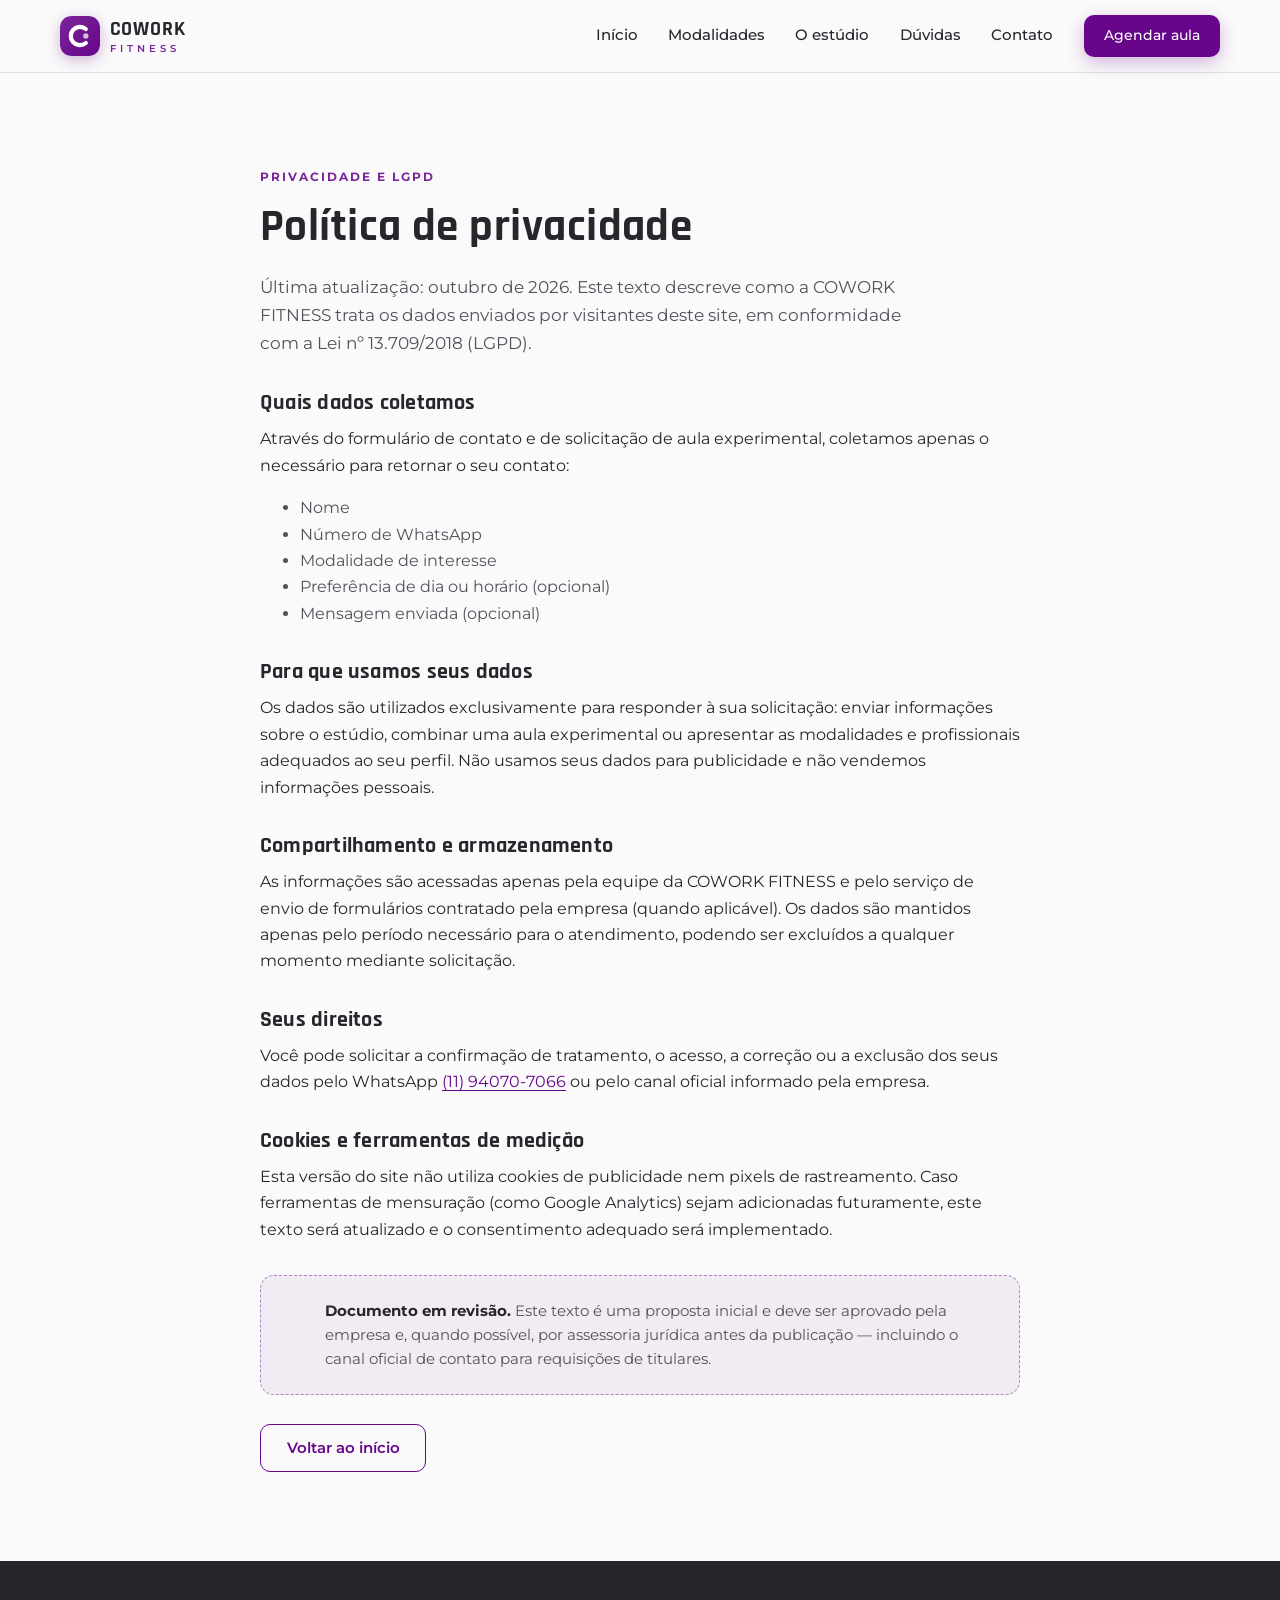
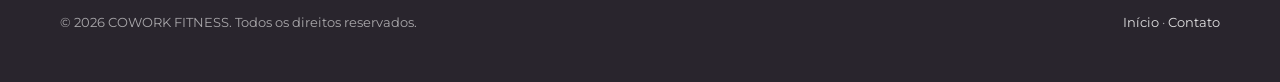
<file: privacidade.html>
<!DOCTYPE html>
<html lang="pt-BR">
<head>
  <meta charset="UTF-8">
  <meta name="viewport" content="width=device-width, initial-scale=1.0">
  <title>Política de privacidade | COWORK FITNESS</title>
  <meta name="description" content="Política de privacidade da COWORK FITNESS: como os dados enviados pelos formulários do site são utilizados e como solicitar acesso ou exclusão.">
  <link rel="canonical" href="https://www.coworkingfitness.com/privacidade">
  <meta name="theme-color" content="#67068A">
  <meta name="robots" content="noindex">

  <link rel="preconnect" href="https://fonts.googleapis.com">
  <link rel="preconnect" href="https://fonts.gstatic.com" crossorigin>
  <link href="https://fonts.googleapis.com/css2?family=Montserrat:wght@400;500;600;700&family=Rajdhani:wght@600;700&display=swap" rel="stylesheet">
  <link rel="stylesheet" href="assets/css/styles.css">
</head>
<body>
  <a class="pular-conteudo" href="#conteudo">Pular para o conteúdo</a>

  <svg xmlns="http://www.w3.org/2000/svg" style="display:none" aria-hidden="true">
    <symbol id="i-whatsapp" viewBox="0 0 24 24" fill="currentColor"><path d="M17.47 14.38c-.3-.15-1.76-.87-2.03-.97-.27-.1-.47-.15-.67.15-.2.3-.77.97-.94 1.16-.17.2-.35.22-.64.08-.3-.15-1.26-.47-2.4-1.48-.88-.79-1.48-1.76-1.65-2.06-.17-.3-.02-.46.13-.6.13-.14.3-.35.45-.53.15-.17.2-.3.3-.5.1-.2.05-.37-.03-.52-.07-.15-.67-1.61-.91-2.2-.24-.58-.49-.5-.67-.51h-.57c-.2 0-.52.07-.8.37-.27.3-1.04 1.02-1.04 2.48s1.07 2.88 1.22 3.07c.15.2 2.1 3.2 5.07 4.49.71.3 1.27.49 1.7.63.71.22 1.36.19 1.87.11.57-.08 1.76-.72 2-1.41.25-.69.25-1.29.18-1.41-.08-.13-.28-.2-.57-.35M12.05 21.79h-.01c-1.78 0-3.53-.48-5.03-1.38l-.36-.22-3.74.98 1-3.65-.24-.37a9.86 9.86 0 0 1-1.51-5.26c0-5.45 4.44-9.89 9.89-9.89 2.64 0 5.12 1.03 6.99 2.9a9.83 9.83 0 0 1 2.89 6.99c0 5.45-4.43 9.89-9.88 9.89m8.41-18.3A11.82 11.82 0 0 0 12.05 0C5.5 0 .16 5.34.16 11.89c0 2.1.54 4.14 1.58 5.95L.06 24l6.3-1.65a11.88 11.88 0 0 0 5.69 1.45h.005c6.55 0 11.89-5.34 11.89-11.89 0-3.18-1.24-6.17-3.48-8.42"/></symbol>
    <symbol id="i-check" viewBox="0 0 24 24" fill="none" stroke="currentColor" stroke-width="2" stroke-linecap="round" stroke-linejoin="round"><polyline points="20 6 9 17 4 12"/></symbol>
    <symbol id="i-menu" viewBox="0 0 24 24" fill="none" stroke="currentColor" stroke-width="2" stroke-linecap="round"><line x1="3" y1="6" x2="21" y2="6"/><line x1="3" y1="12" x2="21" y2="12"/><line x1="3" y1="18" x2="21" y2="18"/></symbol>
  </svg>

  <header class="cabecalho">
    <div class="container cabecalho__interno">
      <a class="logo" href="index.html">
        <img class="logo__marca" src="assets/img/logo-marca.svg" alt="" width="40" height="40"><span class="logo__texto"><span class="logo__nome">Cowork</span><span class="logo__fitness">Fitness</span></span>
      </a>

      <button class="botao-menu" type="button" data-botao-menu aria-expanded="false" aria-controls="menu-principal" aria-label="Abrir menu de navegação">
        <svg aria-hidden="true"><use href="#i-menu"></use></svg>
      </button>

      <nav aria-label="Navegação principal">
        <ul class="menu" id="menu-principal" data-menu>
          <li><a href="index.html">Início</a></li>
          <li><a href="modalidades.html">Modalidades</a></li>
          <li><a href="estudio.html">O estúdio</a></li>
          <li><a href="duvidas.html">Dúvidas</a></li>
          <li><a href="contato.html">Contato</a></li>
          <li><a class="btn btn--primario" href="contato.html#aula-experimental">Agendar aula</a></li>
        </ul>
      </nav>
    </div>
  </header>

  <main id="conteudo">
    <section class="secao">
      <div class="container" style="max-width:760px">
        <span class="sobretitulo">Privacidade e LGPD</span>
        <h1 class="titulo-secao" style="font-size:clamp(2rem,4.5vw,2.8rem)">Política de privacidade</h1>
        <p class="texto-destaque">Última atualização: outubro de 2026. Este texto descreve como a COWORK FITNESS trata os dados enviados por visitantes deste site, em conformidade com a Lei nº 13.709/2018 (LGPD).</p>

        <h2 style="margin-top:2rem;font-size:1.4rem">Quais dados coletamos</h2>
        <p>Através do formulário de contato e de solicitação de aula experimental, coletamos apenas o necessário para retornar o seu contato:</p>
        <ul style="color:var(--grafite-suave)">
          <li>Nome</li>
          <li>Número de WhatsApp</li>
          <li>Modalidade de interesse</li>
          <li>Preferência de dia ou horário (opcional)</li>
          <li>Mensagem enviada (opcional)</li>
        </ul>

        <h2 style="margin-top:2rem;font-size:1.4rem">Para que usamos seus dados</h2>
        <p>Os dados são utilizados exclusivamente para responder à sua solicitação: enviar informações sobre o estúdio, combinar uma aula experimental ou apresentar as modalidades e profissionais adequados ao seu perfil. Não usamos seus dados para publicidade e não vendemos informações pessoais.</p>

        <h2 style="margin-top:2rem;font-size:1.4rem">Compartilhamento e armazenamento</h2>
        <p>As informações são acessadas apenas pela equipe da COWORK FITNESS e pelo serviço de envio de formulários contratado pela empresa (quando aplicável). Os dados são mantidos apenas pelo período necessário para o atendimento, podendo ser excluídos a qualquer momento mediante solicitação.</p>

        <h2 style="margin-top:2rem;font-size:1.4rem">Seus direitos</h2>
        <p>Você pode solicitar a confirmação de tratamento, o acesso, a correção ou a exclusão dos seus dados pelo WhatsApp <a data-whatsapp="a exclusão dos meus dados enviados pelo site" href="#">(11) 94070-7066</a> ou pelo canal oficial informado pela empresa.</p>

        <h2 style="margin-top:2rem;font-size:1.4rem">Cookies e ferramentas de medição</h2>
        <p>Esta versão do site não utiliza cookies de publicidade nem pixels de rastreamento. Caso ferramentas de mensuração (como Google Analytics) sejam adicionadas futuramente, este texto será atualizado e o consentimento adequado será implementado.</p>

        <div class="aviso-conteudo" style="margin-top:2rem">
          <svg aria-hidden="true"><use href="#i-info"></use></svg>
          <p style="margin:0"><strong>Documento em revisão.</strong> Este texto é uma proposta inicial e deve ser aprovado pela empresa e, quando possível, por assessoria jurídica antes da publicação — incluindo o canal oficial de contato para requisições de titulares.</p>
        </div>

        <div class="grupo-botoes">
          <a class="btn btn--contorno" href="index.html">Voltar ao início</a>
        </div>
      </div>
    </section>
  </main>

  <footer class="rodape">
    <div class="container">
      <div class="rodape__base" style="border:0;padding-top:0">
        <p>© <span data-ano>2026</span> COWORK FITNESS. Todos os direitos reservados.</p>
        <p><a href="index.html">Início</a> · <a href="contato.html">Contato</a></p>
      </div>
    </div>
  </footer>

  <script src="assets/js/main.js" defer></script>
</body>
</html>
</file>
<file: assets/css/styles.css>
/* ==========================================================================
   COWORK FITNESS — Stylesheet principal
   Tokens de design centralizados conforme PRD (seção 6)
   ========================================================================== */

:root {
  /* Cores */
  --roxo-principal: #67068A;
  --roxo-escuro: #4b0464;
  --roxo-secundario: #7A2598;
  --lilas: #B080C2;
  --lilas-claro: #D5BDDE;
  --fundo: #FAFAFA;
  --branco: #ffffff;
  --grafite: #29252D;
  --grafite-suave: #55505c;
  --linha: rgba(41, 37, 45, 0.12);

  /* Tipografia */
  --fonte-titulo: "Rajdhani", "Segoe UI", sans-serif;
  --fonte-texto: "Montserrat", "Segoe UI", system-ui, sans-serif;

  /* Espaçamento e raios */
  --raio-card: 14px;
  --raio-botao: 10px;
  --espaco-secao: clamp(3.5rem, 7vw, 6.5rem);
  --largura-max: 1160px;
  --sombra-card: 0 8px 30px rgba(41, 37, 45, 0.07);
  --sombra-card-hover: 0 14px 40px rgba(103, 6, 138, 0.14);
  --transicao: 220ms ease;

  /* Cabeçalho */
  --altura-cabecalho: 72px;
}

/* --------------------------------------------------------------------------
   Reset e base
   -------------------------------------------------------------------------- */

*,
*::before,
*::after {
  box-sizing: border-box;
}

html {
  scroll-behavior: smooth;
  -webkit-text-size-adjust: 100%;
}

body {
  margin: 0;
  font-family: var(--fonte-texto);
  font-size: 1rem;
  line-height: 1.65;
  color: var(--grafite);
  background: var(--fundo);
  -webkit-font-smoothing: antialiased;
}

img,
svg {
  max-width: 100%;
  height: auto;
  display: block;
}

h1,
h2,
h3,
h4 {
  font-family: var(--fonte-titulo);
  font-weight: 700;
  line-height: 1.12;
  letter-spacing: 0.01em;
  color: var(--grafite);
  margin: 0 0 0.5em;
}

h1 {
  font-size: clamp(2.4rem, 6vw, 4rem);
}

h2 {
  font-size: clamp(1.9rem, 4vw, 2.7rem);
}

h3 {
  font-size: clamp(1.25rem, 2.4vw, 1.5rem);
}

p {
  margin: 0 0 1rem;
}

a {
  color: var(--roxo-principal);
  text-decoration: underline;
  text-underline-offset: 3px;
  transition: color var(--transicao);
}

a:hover {
  color: var(--roxo-secundario);
}

:focus-visible {
  outline: 3px solid var(--roxo-secundario);
  outline-offset: 3px;
  border-radius: 4px;
}

.container {
  width: min(100% - 2.5rem, var(--largura-max));
  margin-inline: auto;
}

.secao {
  padding-block: var(--espaco-secao);
}

.secao--alternada {
  background: var(--branco);
}

.sr-only {
  position: absolute;
  width: 1px;
  height: 1px;
  padding: 0;
  margin: -1px;
  overflow: hidden;
  clip: rect(0 0 0 0);
  white-space: nowrap;
  border: 0;
}

.pular-conteudo {
  position: absolute;
  top: -100px;
  left: 1rem;
  z-index: 200;
  background: var(--roxo-principal);
  color: var(--branco);
  padding: 0.75rem 1.25rem;
  border-radius: var(--raio-botao);
  font-weight: 600;
  text-decoration: none;
}

.pular-conteudo:focus {
  top: 1rem;
  color: var(--branco);
}

/* --------------------------------------------------------------------------
   Elementos de apoio
   -------------------------------------------------------------------------- */

.sobretitulo {
  display: inline-block;
  font-family: var(--fonte-texto);
  font-size: 0.78rem;
  font-weight: 700;
  letter-spacing: 0.16em;
  text-transform: uppercase;
  color: var(--roxo-secundario);
  margin: 0 0 0.9rem;
}

.texto-destaque {
  font-size: 1.06rem;
  color: var(--grafite-suave);
  max-width: 62ch;
}

.titulo-secao {
  max-width: 22ch;
}

.rodape-titulo {
  max-width: 58ch;
  color: var(--grafite-suave);
}

/* --------------------------------------------------------------------------
   Botões
   -------------------------------------------------------------------------- */

.btn {
  display: inline-flex;
  align-items: center;
  justify-content: center;
  gap: 0.55rem;
  min-height: 48px;
  padding: 0.8rem 1.6rem;
  border-radius: var(--raio-botao);
  border: 1.5px solid transparent;
  font-family: var(--fonte-texto);
  font-size: 0.95rem;
  font-weight: 600;
  line-height: 1.2;
  text-decoration: none;
  cursor: pointer;
  transition: background var(--transicao), color var(--transicao),
    border-color var(--transicao), transform var(--transicao),
    box-shadow var(--transicao);
}

.btn:hover {
  transform: translateY(-2px);
}

.btn--primario {
  background: var(--roxo-principal);
  color: var(--branco);
  box-shadow: 0 6px 18px rgba(103, 6, 138, 0.28);
}

.btn--primario:hover {
  background: var(--roxo-escuro);
  color: var(--branco);
}

.btn--contorno {
  background: transparent;
  color: var(--roxo-principal);
  border-color: var(--roxo-principal);
}

.btn--contorno:hover {
  background: rgba(103, 6, 138, 0.07);
  color: var(--roxo-escuro);
}

.btn--branco {
  background: var(--branco);
  color: var(--roxo-principal);
}

.btn--branco:hover {
  background: var(--lilas-claro);
  color: var(--roxo-escuro);
}

.btn--whatsapp {
  background: var(--roxo-secundario);
  color: var(--branco);
}

.btn--whatsapp:hover {
  background: var(--roxo-principal);
  color: var(--branco);
}

.btn svg {
  width: 20px;
  height: 20px;
  flex: none;
}

.grupo-botoes {
  display: flex;
  flex-wrap: wrap;
  gap: 0.9rem;
  margin-top: 1.8rem;
}

/* --------------------------------------------------------------------------
   Cabeçalho e navegação
   -------------------------------------------------------------------------- */

.cabecalho {
  position: sticky;
  top: 0;
  z-index: 100;
  background: rgba(250, 250, 250, 0.88);
  backdrop-filter: blur(12px);
  -webkit-backdrop-filter: blur(12px);
  border-bottom: 1px solid var(--linha);
}

.cabecalho__interno {
  display: flex;
  align-items: center;
  justify-content: space-between;
  gap: 1.5rem;
  min-height: var(--altura-cabecalho);
}

.logo {
  display: inline-flex;
  align-items: center;
  gap: 0.6rem;
  text-decoration: none;
  padding: 0.3rem 0;
}

.logo__marca {
  width: 40px;
  height: 40px;
  flex: none;
  border-radius: 11px;
  box-shadow: 0 4px 14px rgba(103, 6, 138, 0.28);
  transition: transform var(--transicao);
}

.logo:hover .logo__marca {
  transform: scale(1.05);
}

.logo__texto {
  display: flex;
  flex-direction: column;
  line-height: 1;
}

.logo__nome {
  font-family: var(--fonte-titulo);
  font-weight: 700;
  font-size: 1.28rem;
  letter-spacing: 0.04em;
  text-transform: uppercase;
  color: var(--grafite);
}

.logo__fitness {
  font-family: var(--fonte-texto);
  font-size: 0.6rem;
  font-weight: 600;
  letter-spacing: 0.42em;
  text-transform: uppercase;
  color: var(--roxo-secundario);
  margin-top: 0.28rem;
}

.menu {
  display: flex;
  align-items: center;
  gap: 1.9rem;
  list-style: none;
  margin: 0;
  padding: 0;
}

.menu a {
  font-size: 0.92rem;
  font-weight: 500;
  color: var(--grafite);
  text-decoration: none;
  padding: 0.4rem 0;
  border-bottom: 2px solid transparent;
  transition: color var(--transicao), border-color var(--transicao);
}

.menu a:hover,
.menu a[aria-current="page"] {
  color: var(--roxo-principal);
  border-bottom-color: var(--lilas);
}

/* Botão do menu precisa vencer a regra de cor de .menu a */
.menu a.btn--primario,
.menu a.btn--primario:hover {
  color: var(--branco);
  border-bottom-color: transparent;
}

.menu a.btn--primario:hover {
  background: var(--roxo-escuro);
}

.cabecalho .btn {
  min-height: 42px;
  padding: 0.55rem 1.2rem;
  font-size: 0.88rem;
}

.botao-menu {
  display: none;
  align-items: center;
  justify-content: center;
  width: 46px;
  height: 46px;
  border: 1.5px solid var(--linha);
  border-radius: var(--raio-botao);
  background: var(--branco);
  cursor: pointer;
  color: var(--grafite);
}

.botao-menu svg {
  width: 24px;
  height: 24px;
}

/* --------------------------------------------------------------------------
   Hero
   -------------------------------------------------------------------------- */

.hero {
  position: relative;
  overflow: hidden;
  padding-block: clamp(3.5rem, 8vw, 6rem) clamp(3rem, 6vw, 5rem);
  background: linear-gradient(160deg, #ffffff 0%, var(--fundo) 55%, #f3ebf7 100%);
}

.hero__grade {
  display: grid;
  grid-template-columns: 1.05fr 0.95fr;
  gap: clamp(2rem, 5vw, 4.5rem);
  align-items: center;
}

.hero__conteudo p {
  font-size: clamp(1rem, 1.6vw, 1.15rem);
  color: var(--grafite-suave);
  max-width: 52ch;
}

.hero__selo {
  display: inline-flex;
  align-items: center;
  gap: 0.5rem;
  padding: 0.45rem 0.95rem;
  border-radius: 999px;
  background: rgba(176, 128, 194, 0.16);
  border: 1px solid rgba(176, 128, 194, 0.5);
  color: var(--roxo-escuro);
  font-size: 0.8rem;
  font-weight: 600;
  letter-spacing: 0.06em;
  text-transform: uppercase;
  margin-bottom: 1.4rem;
}

.hero__selo svg {
  width: 16px;
  height: 16px;
}

.hero__destaque {
  color: var(--roxo-principal);
}

/* Substituir por fotografia real do estúdio antes da publicação (PRD 6.4) */
.foto {
  position: relative;
  border-radius: var(--raio-card);
  overflow: hidden;
  background: linear-gradient(140deg, var(--roxo-principal) 0%, var(--roxo-secundario) 45%, var(--lilas) 100%);
  box-shadow: var(--sombra-card);
}

.foto::after {
  content: attr(data-legenda);
  position: absolute;
  inset-inline: 0;
  bottom: 0;
  padding: 0.85rem 1.1rem;
  background: linear-gradient(to top, rgba(20, 8, 28, 0.78), transparent);
  color: #f6eef9;
  font-size: 0.78rem;
  font-weight: 500;
  letter-spacing: 0.02em;
}

.foto--hero {
  aspect-ratio: 4 / 5;
  max-height: 560px;
  margin-left: auto;
}

.foto--paisagem {
  aspect-ratio: 3 / 2;
}

.foto--retrato {
  aspect-ratio: 4 / 5;
}

.foto__marcador {
  position: absolute;
  inset: 0;
  display: grid;
  place-items: center;
  padding: 2rem;
  text-align: center;
  /* Scrim escuro garante contraste AA do texto sobre o gradiente (mín. 4.5:1) */
  background: rgba(20, 8, 28, 0.55);
  color: var(--branco);
  font-size: 0.85rem;
  font-weight: 600;
  letter-spacing: 0.04em;
}

.foto__marcador svg {
  width: 42px;
  height: 42px;
  margin: 0 auto 0.7rem;
  opacity: 0.85;
}

/* --------------------------------------------------------------------------
   Faixa de diferenciais (destaques compactos)
   -------------------------------------------------------------------------- */

.lista-destaques {
  display: grid;
  grid-template-columns: repeat(3, 1fr);
  gap: 1rem;
  margin: 2.4rem 0 0;
  padding: 0;
  list-style: none;
}

.lista-destaques li {
  display: flex;
  align-items: flex-start;
  gap: 0.7rem;
  padding: 1rem 1.1rem;
  background: var(--branco);
  border: 1px solid var(--linha);
  border-radius: var(--raio-card);
  font-size: 0.92rem;
  font-weight: 500;
}

.lista-destaques svg {
  width: 20px;
  height: 20px;
  flex: none;
  color: var(--roxo-secundario);
  margin-top: 2px;
}

/* --------------------------------------------------------------------------
   Grade de modalidades
   -------------------------------------------------------------------------- */

.grade-modalidades {
  display: grid;
  grid-template-columns: repeat(4, 1fr);
  gap: 1.4rem;
  margin-top: 2.8rem;
}

.card-modalidade {
  display: flex;
  flex-direction: column;
  background: var(--branco);
  border: 1px solid var(--linha);
  border-radius: var(--raio-card);
  overflow: hidden;
  box-shadow: var(--sombra-card);
  transition: transform var(--transicao), box-shadow var(--transicao);
}

.card-modalidade:hover {
  transform: translateY(-4px);
  box-shadow: var(--sombra-card-hover);
}

.card-modalidade .foto {
  border-radius: 0;
  aspect-ratio: 4 / 3;
  box-shadow: none;
}

.card-modalidade__corpo {
  display: flex;
  flex-direction: column;
  flex: 1;
  padding: 1.4rem 1.4rem 1.6rem;
}

.card-modalidade h3 {
  margin-bottom: 0.45rem;
}

.card-modalidade p {
  color: var(--grafite-suave);
  font-size: 0.93rem;
  flex: 1;
}

.link-cta {
  display: inline-flex;
  align-items: center;
  gap: 0.4rem;
  font-weight: 600;
  font-size: 0.92rem;
  text-decoration: none;
  color: var(--roxo-principal);
  margin-top: 0.6rem;
}

.link-cta svg {
  width: 17px;
  height: 17px;
  transition: transform var(--transicao);
}

.link-cta:hover svg {
  transform: translateX(3px);
}

/* --------------------------------------------------------------------------
   Seção dividida (texto + imagem)
   -------------------------------------------------------------------------- */

.grade-dividida {
  display: grid;
  grid-template-columns: 1fr 1fr;
  gap: clamp(2rem, 5vw, 4.5rem);
  align-items: center;
}

.grade-dividida--invertida .grade-dividida__media {
  order: -1;
}

/* --------------------------------------------------------------------------
   Passos ("Como funciona")
   -------------------------------------------------------------------------- */

.lista-passos {
  display: grid;
  grid-template-columns: repeat(3, 1fr);
  gap: 1.4rem;
  margin: 2.8rem 0 0;
  padding: 0;
  list-style: none;
  counter-reset: passo;
}

.lista-passos li {
  position: relative;
  padding: 1.8rem 1.5rem 1.6rem;
  background: var(--branco);
  border: 1px solid var(--linha);
  border-radius: var(--raio-card);
  box-shadow: var(--sombra-card);
  counter-increment: passo;
}

.lista-passos li::before {
  content: counter(passo, decimal-leading-zero);
  display: inline-flex;
  align-items: center;
  justify-content: center;
  width: 44px;
  height: 44px;
  margin-bottom: 0.9rem;
  border-radius: 50%;
  background: rgba(176, 128, 194, 0.18);
  color: var(--roxo-principal);
  font-family: var(--fonte-titulo);
  font-weight: 700;
  font-size: 1.1rem;
}

.lista-passos h3 {
  font-size: 1.2rem;
}

.lista-passos p {
  font-size: 0.93rem;
  color: var(--grafite-suave);
  margin-bottom: 0;
}

/* --------------------------------------------------------------------------
   Depoimentos (bloco reservado — conteúdo pendente de autorização)
   -------------------------------------------------------------------------- */

.aviso-conteudo {
  display: flex;
  gap: 1rem;
  align-items: flex-start;
  padding: 1.4rem 1.6rem;
  background: rgba(176, 128, 194, 0.12);
  border: 1px dashed var(--lilas);
  border-radius: var(--raio-card);
  color: var(--grafite-suave);
  font-size: 0.92rem;
}

.aviso-conteudo svg {
  width: 22px;
  height: 22px;
  flex: none;
  color: var(--roxo-secundario);
  margin-top: 2px;
}

.aviso-conteudo strong {
  color: var(--grafite);
}

/* --------------------------------------------------------------------------
   Contato / faixa final
   -------------------------------------------------------------------------- */

.faixa-contato {
  background: linear-gradient(150deg, var(--roxo-principal) 0%, var(--roxo-secundario) 100%);
  color: var(--branco);
}

.faixa-contato h2,
.faixa-contato h3 {
  color: var(--branco);
}

.faixa-contato p {
  color: rgba(255, 255, 255, 0.88);
}

/* Links simples dentro da faixa roxa precisam de contraste: branco e sublinhado */
.faixa-contato a:not(.btn) {
  color: var(--branco);
  font-weight: 600;
  text-decoration: underline;
  text-underline-offset: 3px;
}

.faixa-contato a:not(.btn):hover {
  color: var(--lilas-claro);
}

.faixa-contato .sobretitulo {
  color: var(--lilas-claro);
}

.grade-contato {
  display: grid;
  grid-template-columns: 1fr 1fr;
  gap: clamp(2rem, 5vw, 4rem);
  align-items: start;
}

.cartao-contato {
  display: flex;
  gap: 1rem;
  align-items: flex-start;
  padding: 1.15rem 1.3rem;
  background: rgba(255, 255, 255, 0.1);
  border: 1px solid rgba(255, 255, 255, 0.22);
  border-radius: var(--raio-card);
  margin-bottom: 1rem;
}

.cartao-contato svg.icone {
  width: 22px;
  height: 22px;
  flex: none;
  color: var(--lilas-claro);
  margin-top: 3px;
}

.cartao-contato strong {
  display: block;
  color: var(--branco);
  font-size: 0.95rem;
  margin-bottom: 0.15rem;
}

.cartao-contato span,
.cartao-contato a {
  font-size: 0.92rem;
  color: rgba(255, 255, 255, 0.88);
}

.cartao-contato a {
  color: var(--branco);
  font-weight: 600;
}

.mapa {
  border: 0;
  width: 100%;
  aspect-ratio: 4 / 3;
  border-radius: var(--raio-card);
  box-shadow: var(--sombra-card);
  background: var(--lilas-claro);
}

/* --------------------------------------------------------------------------
   Formulário
   -------------------------------------------------------------------------- */

.formulario {
  background: var(--branco);
  border: 1px solid var(--linha);
  border-radius: var(--raio-card);
  box-shadow: var(--sombra-card);
  padding: clamp(1.5rem, 3.5vw, 2.4rem);
}

.formulario__linha {
  display: grid;
  grid-template-columns: 1fr 1fr;
  gap: 1.1rem;
}

.campo {
  margin-bottom: 1.1rem;
}

.campo label {
  display: block;
  font-size: 0.88rem;
  font-weight: 600;
  margin-bottom: 0.4rem;
}

.campo .obrigatorio {
  color: var(--roxo-principal);
}

.campo input,
.campo select,
.campo textarea {
  width: 100%;
  min-height: 48px;
  padding: 0.7rem 0.9rem;
  border: 1.5px solid var(--linha);
  border-radius: var(--raio-botao);
  background: var(--fundo);
  font-family: var(--fonte-texto);
  font-size: 0.95rem;
  color: var(--grafite);
  transition: border-color var(--transicao), background var(--transicao);
}

.campo textarea {
  min-height: 110px;
  resize: vertical;
}

.campo input:focus,
.campo select:focus,
.campo textarea:focus {
  border-color: var(--roxo-secundario);
  background: var(--branco);
  outline: none;
  box-shadow: 0 0 0 3px rgba(122, 37, 152, 0.18);
}

.campo input[aria-invalid="true"],
.campo select[aria-invalid="true"] {
  border-color: #b3261e;
}

.erro-campo {
  display: none;
  margin-top: 0.35rem;
  font-size: 0.82rem;
  font-weight: 600;
  color: #b3261e;
}

.erro-campo.visivel {
  display: block;
}

.campo-antispam {
  position: absolute;
  left: -9999px;
  opacity: 0;
  height: 0;
  width: 0;
  pointer-events: none;
}

.aviso-privacidade {
  font-size: 0.82rem;
  color: var(--grafite-suave);
  margin: 0.4rem 0 1.2rem;
}

.aviso-privacidade a {
  color: var(--roxo-principal);
}

.formulario__feedback {
  display: none;
  gap: 0.8rem;
  align-items: flex-start;
  padding: 1.1rem 1.3rem;
  border-radius: var(--raio-botao);
  font-size: 0.92rem;
  margin-bottom: 1.2rem;
}

.formulario__feedback.visivel {
  display: flex;
}

.formulario__feedback svg {
  width: 22px;
  height: 22px;
  flex: none;
  margin-top: 2px;
}

.formulario__feedback--sucesso {
  background: rgba(29, 138, 84, 0.1);
  border: 1px solid rgba(29, 138, 84, 0.4);
  color: #14532d;
}

.formulario__feedback--erro {
  background: rgba(179, 38, 30, 0.09);
  border: 1px solid rgba(179, 38, 30, 0.4);
  color: #7f1d1d;
}

.formulario__aviso {
  font-size: 0.8rem;
  color: var(--grafite-suave);
  margin: 0.9rem 0 0;
}

/* --------------------------------------------------------------------------
   FAQ
   -------------------------------------------------------------------------- */

.lista-faq {
  margin: 2.4rem 0 0;
  display: grid;
  gap: 0.9rem;
  max-width: 820px;
}

.lista-faq details {
  background: var(--branco);
  border: 1px solid var(--linha);
  border-radius: var(--raio-card);
  box-shadow: var(--sombra-card);
  overflow: hidden;
}

.lista-faq summary {
  display: flex;
  align-items: center;
  justify-content: space-between;
  gap: 1rem;
  padding: 1.2rem 1.4rem;
  cursor: pointer;
  font-weight: 600;
  font-size: 1rem;
  list-style: none;
  color: var(--grafite);
}

.lista-faq summary::-webkit-details-marker {
  display: none;
}

.lista-faq summary::after {
  content: "";
  flex: none;
  width: 12px;
  height: 12px;
  border-right: 2.5px solid var(--roxo-secundario);
  border-bottom: 2.5px solid var(--roxo-secundario);
  transform: rotate(45deg) translateY(-3px);
  transition: transform var(--transicao);
}

.lista-faq details[open] summary::after {
  transform: rotate(-135deg) translateY(-3px);
}

.lista-faq details[open] summary {
  color: var(--roxo-principal);
}

.lista-faq .faq-resposta {
  padding: 0 1.4rem 1.4rem;
  color: var(--grafite-suave);
  font-size: 0.95rem;
}

.lista-faq .faq-resposta p:last-child {
  margin-bottom: 0;
}

/* --------------------------------------------------------------------------
   Rodapé
   -------------------------------------------------------------------------- */

.rodape {
  background: var(--grafite);
  color: rgba(255, 255, 255, 0.78);
  padding-block: 3.2rem 2rem;
  font-size: 0.9rem;
}

.rodape a {
  color: rgba(255, 255, 255, 0.86);
  text-decoration: none;
}

.rodape a:hover {
  color: var(--lilas-claro);
}

.rodape__grade {
  display: grid;
  grid-template-columns: 1.4fr 1fr 1fr;
  gap: 2.4rem;
  padding-bottom: 2.2rem;
  border-bottom: 1px solid rgba(255, 255, 255, 0.16);
}

.rodape .logo__nome {
  color: var(--branco);
}

.rodape .logo__fitness {
  color: var(--lilas-claro);
}

.rodape h2 {
  color: var(--branco);
  font-size: 1rem;
  font-family: var(--fonte-texto);
  font-weight: 700;
  letter-spacing: 0.08em;
  text-transform: uppercase;
  margin-bottom: 1rem;
}

.rodape ul {
  list-style: none;
  margin: 0;
  padding: 0;
  display: grid;
  gap: 0.6rem;
}

.rodape__base {
  display: flex;
  flex-wrap: wrap;
  justify-content: space-between;
  gap: 0.8rem;
  padding-top: 1.6rem;
  font-size: 0.82rem;
  color: rgba(255, 255, 255, 0.6);
}

/* --------------------------------------------------------------------------
   Botão fixo de WhatsApp (mobile)
   -------------------------------------------------------------------------- */

.whatsapp-flutuante {
  position: fixed;
  right: 1.1rem;
  bottom: 1.1rem;
  z-index: 90;
  display: none;
  align-items: center;
  justify-content: center;
  width: 58px;
  height: 58px;
  border-radius: 50%;
  background: var(--roxo-principal);
  color: var(--branco);
  box-shadow: 0 10px 26px rgba(103, 6, 138, 0.42);
  transition: transform var(--transicao), background var(--transicao);
}

.whatsapp-flutuante:hover {
  transform: scale(1.06);
  color: var(--branco);
  background: var(--roxo-escuro);
}

.whatsapp-flutuante svg {
  width: 28px;
  height: 28px;
}

/* --------------------------------------------------------------------------
   Animações de entrada (revelar ao rolar)
   -------------------------------------------------------------------------- */

.revelar {
  opacity: 0;
  transform: translateY(22px);
  transition: opacity 560ms ease, transform 560ms ease;
}

.revelar.visivel {
  opacity: 1;
  transform: none;
}

/* --------------------------------------------------------------------------
   Responsividade
   -------------------------------------------------------------------------- */

@media (max-width: 1023px) {
  .grade-modalidades {
    grid-template-columns: repeat(2, 1fr);
  }

  .lista-destaques {
    grid-template-columns: 1fr;
  }

  .lista-passos {
    grid-template-columns: 1fr;
  }

  .rodape__grade {
    grid-template-columns: 1fr 1fr;
  }
}

@media (max-width: 899px) {
  .menu {
    position: fixed;
    inset: var(--altura-cabecalho) 0 auto 0;
    flex-direction: column;
    align-items: stretch;
    gap: 0;
    background: var(--branco);
    border-bottom: 1px solid var(--linha);
    box-shadow: 0 18px 34px rgba(41, 37, 45, 0.12);
    padding: 0.6rem 1.25rem 1.25rem;
    transform: translateY(-130%);
    opacity: 0;
    visibility: hidden;
    transition: transform 260ms ease, opacity 260ms ease, visibility 260ms;
  }

  .menu.aberto {
    transform: none;
    opacity: 1;
    visibility: visible;
  }

  .menu li {
    border-bottom: 1px solid var(--linha);
  }

  .menu li:last-child {
    border-bottom: 0;
    padding-top: 1rem;
  }

  .menu a {
    display: block;
    padding: 0.95rem 0.2rem;
    font-size: 1rem;
    border-bottom: 0;
  }

  .cabecalho .btn {
    width: 100%;
  }

  .botao-menu {
    display: inline-flex;
  }

  body.menu-aberto {
    overflow: hidden;
  }
}

@media (max-width: 767px) {
  .hero__grade,
  .grade-dividida,
  .grade-contato,
  .formulario__linha {
    grid-template-columns: 1fr;
  }

  .grade-dividida--invertida .grade-dividida__media {
    order: 0;
  }

  .foto--hero {
    aspect-ratio: 4 / 3;
    margin-left: 0;
  }

  .grade-modalidades {
    grid-template-columns: 1fr;
  }

  .rodape__grade {
    grid-template-columns: 1fr;
    gap: 1.8rem;
  }

  .whatsapp-flutuante {
    display: inline-flex;
  }

  .grupo-botoes .btn {
    width: 100%;
  }
}

/* --------------------------------------------------------------------------
   Movimento reduzido
   -------------------------------------------------------------------------- */

@media (prefers-reduced-motion: reduce) {
  html {
    scroll-behavior: auto;
  }

  *,
  *::before,
  *::after {
    animation-duration: 0.01ms !important;
    animation-iteration-count: 1 !important;
    transition-duration: 0.01ms !important;
  }

  .revelar {
    opacity: 1;
    transform: none;
  }
}

/* --------------------------------------------------------------------------
   Impressão
   -------------------------------------------------------------------------- */

@media print {
  .cabecalho,
  .whatsapp-flutuante,
  .rodape {
    display: none;
  }
}
</file>
